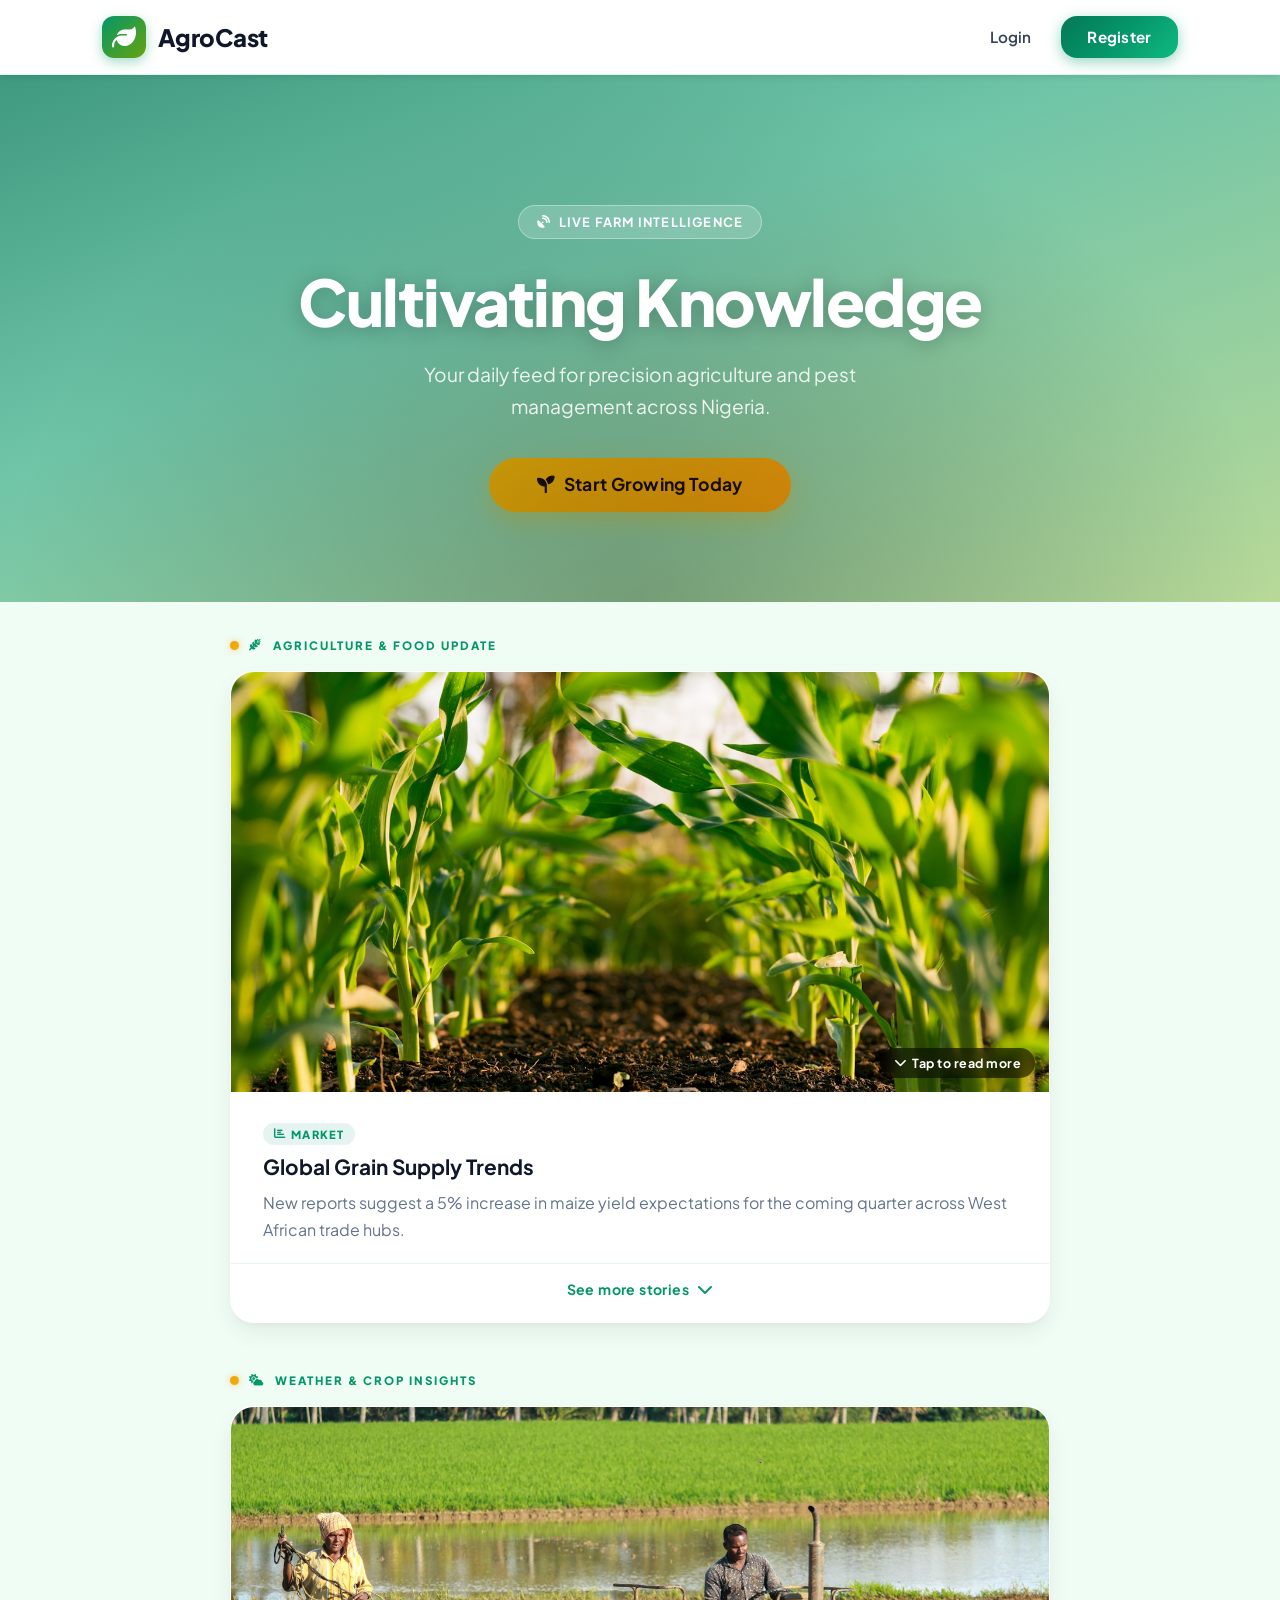
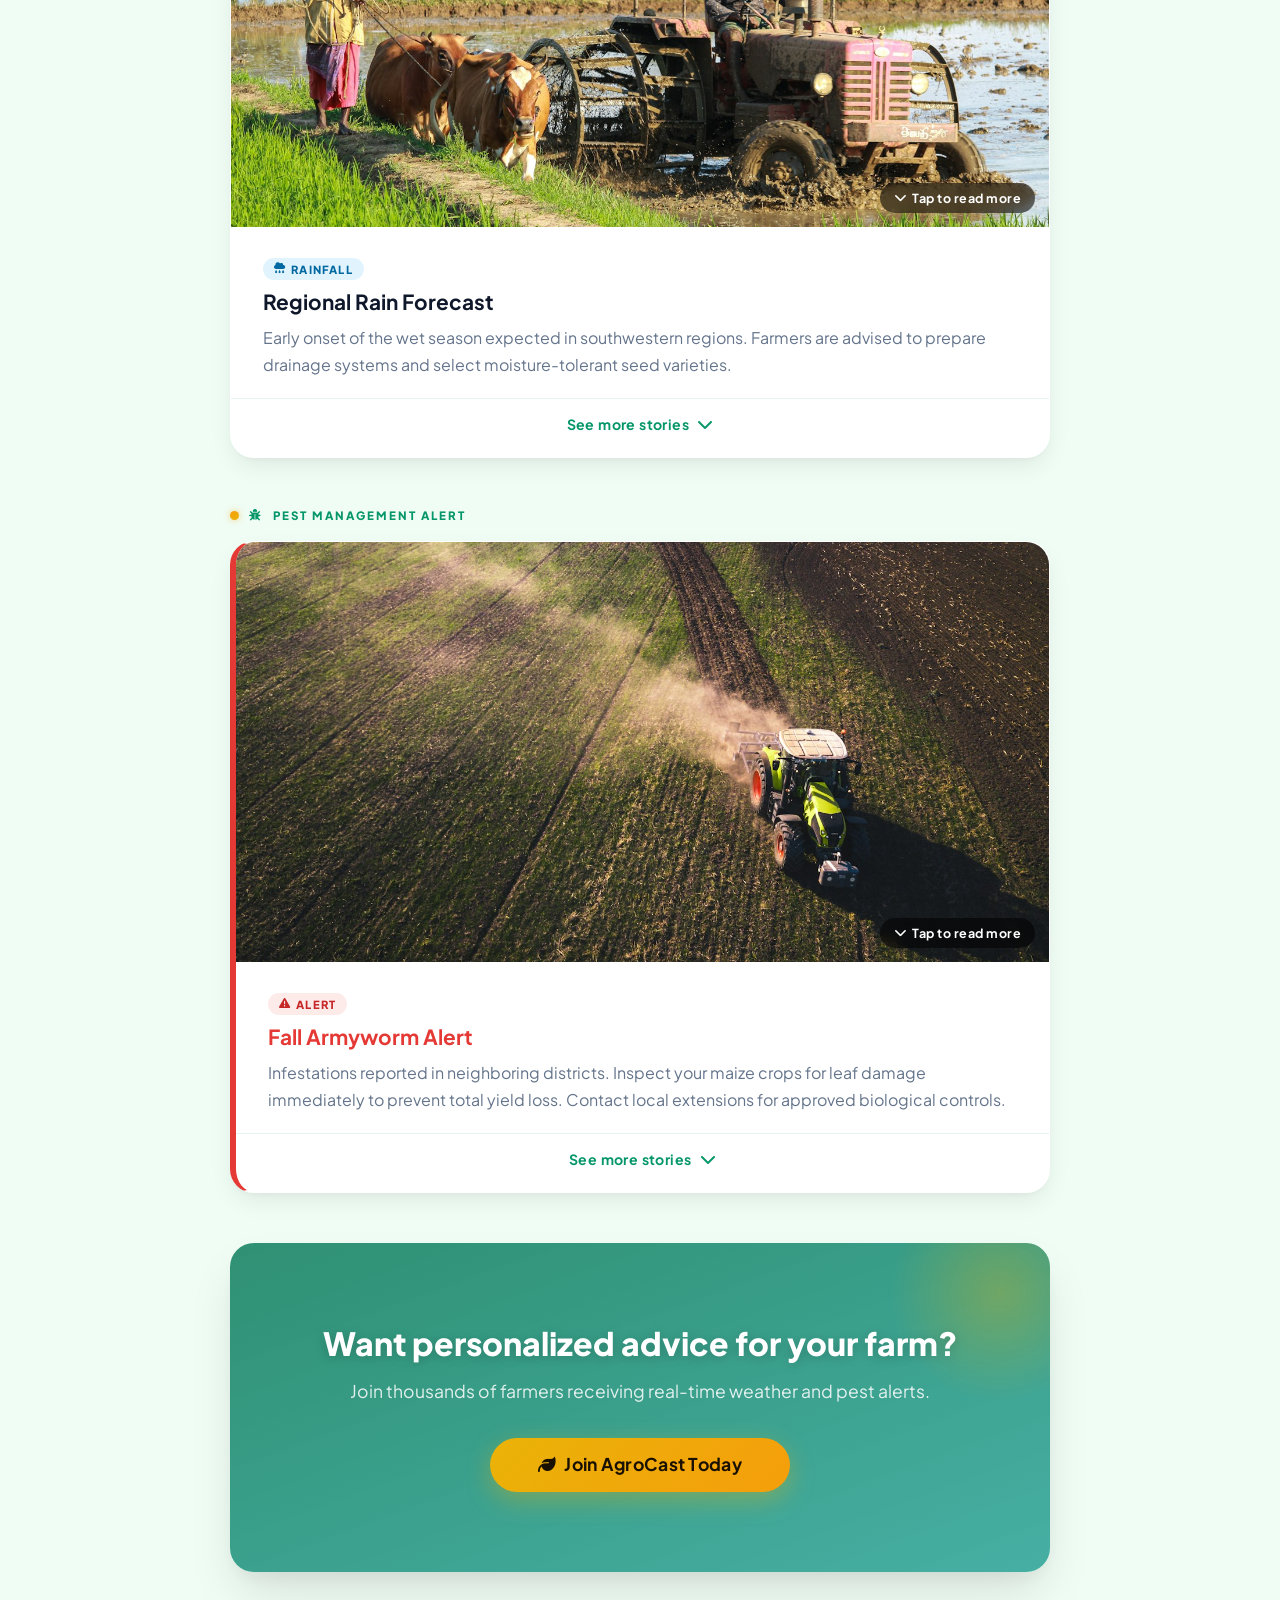
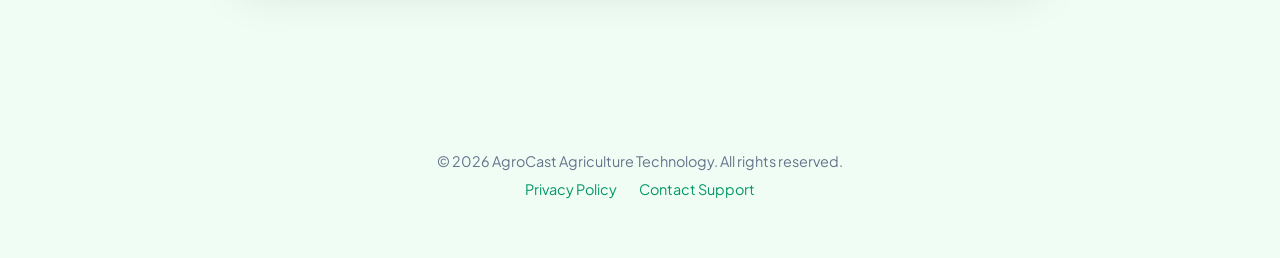
<file: agrocast/index.html>
<!DOCTYPE html>
<html lang="en">

<head>
    <meta charset="UTF-8">
    <meta name="viewport" content="width=device-width, initial-scale=1.0">
    <title>AgroCast | Home</title>
    <link rel="stylesheet" href="https://cdnjs.cloudflare.com/ajax/libs/font-awesome/6.4.0/css/all.min.css">
    <link rel="stylesheet" href="./style.css">
    <style>
        /* ── Expandable Card Styles ── */
        .card-header {
            cursor: pointer;
            position: relative;
            overflow: hidden;
        }

        .card-header .feed-img {
            transition: transform 0.5s ease;
        }

        .card-header:hover .feed-img {
            transform: scale(1.04);
        }

        /* Click-to-expand hint overlay on image */
        .expand-hint {
            position: absolute;
            bottom: 14px;
            right: 14px;
            background: rgba(0, 0, 0, 0.55);
            backdrop-filter: blur(6px);
            color: #fff;
            font-size: 0.78rem;
            font-weight: 700;
            padding: 7px 14px;
            border-radius: 50px;
            display: flex;
            align-items: center;
            gap: 6px;
            letter-spacing: 0.5px;
            pointer-events: none;
            transition: opacity 0.3s;
        }

        .news-section.expanded .expand-hint {
            opacity: 0;
        }

        /* Preview content — always visible */
        .card-preview {
            padding: 28px 32px 0;
        }

        /* Expandable extra content */
        .card-extra {
            max-height: 0;
            overflow: hidden;
            transition: max-height 0.55s cubic-bezier(0.4, 0, 0.2, 1),
                        opacity 0.45s ease,
                        padding 0.3s ease;
            opacity: 0;
            padding: 0 32px;
        }

        .news-section.expanded .card-extra {
            max-height: 900px;
            opacity: 1;
            padding: 0 32px;
        }

        /* Toggle Footer */
        .card-toggle {
            display: flex;
            align-items: center;
            justify-content: center;
            gap: 8px;
            padding: 16px 32px 24px;
            cursor: pointer;
            color: var(--primary);
            font-size: 0.88rem;
            font-weight: 700;
            letter-spacing: 0.4px;
            border-top: 1px solid rgba(5, 150, 105, 0.1);
            margin-top: 20px;
            transition: background 0.2s;
            user-select: none;
        }

        .card-toggle:hover {
            background: rgba(5, 150, 105, 0.04);
        }

        .card-toggle i {
            transition: transform 0.4s cubic-bezier(0.34, 1.56, 0.64, 1);
            font-size: 1rem;
        }

        .news-section.expanded .card-toggle i {
            transform: rotate(180deg);
        }

        /* Divider between news items inside the card */
        .news-item + .news-item {
            border-top: 1px solid rgba(0, 0, 0, 0.06);
            padding-top: 20px;
        }

        /* Tag badge on each story */
        .news-tag {
            display: inline-flex;
            align-items: center;
            gap: 5px;
            font-size: 0.7rem;
            font-weight: 800;
            letter-spacing: 1.2px;
            text-transform: uppercase;
            padding: 4px 11px;
            border-radius: 50px;
            margin-bottom: 8px;
        }

        .tag-green  { background: rgba(5,150,105,0.10); color: var(--primary); }
        .tag-amber  { background: rgba(245,158,11,0.12); color: #b45309; }
        .tag-red    { background: rgba(229,57,53,0.10); color: #c62828; }
        .tag-blue   { background: rgba(14,165,233,0.12); color: #0369a1; }
    </style>
</head>

<body>
    <nav class="navbar">
        <div class="nav-brand"><i class="fas fa-leaf"></i> AgroCast</div>
        <div class="nav-auth">
            <a href="./login.html" class="nav-link">Login</a>
            <a href="./register.html" class="btn-sm">Register</a>
        </div>
    </nav>

    <header class="home-hero">
        <div class="hero-badge"><i class="fas fa-satellite-dish"></i> Live Farm Intelligence</div>
        <h1>Cultivating Knowledge</h1>
        <p>Your daily feed for precision agriculture and pest management across Nigeria.</p>
        <a href="./register.html" class="btn-lg"><i class="fas fa-seedling"></i> Start Growing Today</a>
    </header>

    <main class="dashboard-container">

        <!-- ══════════════════════════════════
             SECTION 1 — Agriculture & Food
             ══════════════════════════════════ -->
        <section class="news-section" id="section-agri">
            <div class="card-label"><i class="fas fa-wheat-awn"></i> Agriculture &amp; Food Update</div>
            <div class="card" style="padding:0;">

                <!-- Clickable image header -->
                <div class="card-header" onclick="toggleSection('section-agri')">
                    <img src="./images/agri-market.jpg" alt="Agricultural market in Nigeria" class="feed-img">
                    <div class="expand-hint"><i class="fas fa-chevron-down"></i> Tap to read more</div>
                </div>

                <!-- Always visible preview -->
                <div class="card-preview">
                    <div class="news-item">
                        <span class="news-tag tag-green"><i class="fas fa-chart-bar"></i> Market</span>
                        <h4>Global Grain Supply Trends</h4>
                        <p>New reports suggest a 5% increase in maize yield expectations for the coming quarter across West African trade hubs.</p>
                    </div>
                </div>

                <!-- Hidden extra stories -->
                <div class="card-extra">
                    <div class="news-item" style="margin-top:20px; padding-top:20px; border-top:1px solid rgba(0,0,0,0.06);">
                        <span class="news-tag tag-amber"><i class="fas fa-seedling"></i> Fertilizer</span>
                        <h4>Organic Fertilizers on the Rise</h4>
                        <p>Local farmers in Ogun State are switching to poultry-based compost for sustainable cassava farming, reducing chemical input costs by up to 30%.</p>
                    </div>
                    <div class="news-item">
                        <span class="news-tag tag-green"><i class="fas fa-truck"></i> Trade</span>
                        <h4>Export Corridor Opens for Cocoa</h4>
                        <p>A new trade agreement signed between Nigeria and the EU will accelerate cocoa exports from Cross River and Ondo States, promising better farmgate prices for smallholders.</p>
                    </div>
                    <div class="news-item">
                        <span class="news-tag tag-blue"><i class="fas fa-tractor"></i> Tech</span>
                        <h4>Government Subsidy for Mechanised Farming</h4>
                        <p>The Federal Ministry of Agriculture launches a ₦12 billion scheme to subsidise tractor hire services for small-scale farmers across the North-West geopolitical zone.</p>
                    </div>
                </div>

                <!-- Toggle footer -->
                <div class="card-toggle" onclick="toggleSection('section-agri')">
                    <span class="toggle-label">See more stories</span>
                    <i class="fas fa-chevron-down"></i>
                </div>
            </div>
        </section>

        <!-- ══════════════════════════════════
             SECTION 2 — Weather & Crops
             ══════════════════════════════════ -->
        <section class="news-section" id="section-weather">
            <div class="card-label"><i class="fas fa-cloud-sun"></i> Weather &amp; Crop Insights</div>
            <div class="card" style="padding:0;">

                <div class="card-header" onclick="toggleSection('section-weather')">
                    <img src="./images/crops-field.jpg" alt="Healthy green crops in field" class="feed-img">
                    <div class="expand-hint"><i class="fas fa-chevron-down"></i> Tap to read more</div>
                </div>

                <div class="card-preview">
                    <div class="news-item">
                        <span class="news-tag tag-blue"><i class="fas fa-cloud-rain"></i> Rainfall</span>
                        <h4>Regional Rain Forecast</h4>
                        <p>Early onset of the wet season expected in southwestern regions. Farmers are advised to prepare drainage systems and select moisture-tolerant seed varieties.</p>
                    </div>
                </div>

                <div class="card-extra">
                    <div class="news-item" style="margin-top:20px; padding-top:20px; border-top:1px solid rgba(0,0,0,0.06);">
                        <span class="news-tag tag-amber"><i class="fas fa-temperature-high"></i> Heat</span>
                        <h4>Heatwave Warning in the North</h4>
                        <p>Temperatures in Sokoto and Katsina are forecast to exceed 42°C this week. Drip irrigation and mulching are recommended to protect tomato and pepper crops from heat stress.</p>
                    </div>
                    <div class="news-item">
                        <span class="news-tag tag-green"><i class="fas fa-leaf"></i> Crops</span>
                        <h4>Best Crops for This Season</h4>
                        <p>Agronomists recommend planting cowpea and sorghum varieties in the Middle Belt region for maximum yield during the expected bi-modal rainfall pattern this year.</p>
                    </div>
                    <div class="news-item">
                        <span class="news-tag tag-blue"><i class="fas fa-wind"></i> Harmattan</span>
                        <h4>Late Harmattan Impact on Irrigation</h4>
                        <p>Prolonged dry winds have reduced soil moisture levels in Benue Valley farmlands. Irrigation schedules should be increased by 20% to compensate for evapotranspiration losses.</p>
                    </div>
                </div>

                <div class="card-toggle" onclick="toggleSection('section-weather')">
                    <span class="toggle-label">See more stories</span>
                    <i class="fas fa-chevron-down"></i>
                </div>
            </div>
        </section>

        <!-- ══════════════════════════════════
             SECTION 3 — Pest Management
             ══════════════════════════════════ -->
        <section class="news-section" id="section-pest">
            <div class="card-label"><i class="fas fa-bug"></i> Pest Management Alert</div>
            <div class="card" style="border-left: 6px solid #e53935; padding:0;">

                <div class="card-header" onclick="toggleSection('section-pest')">
                    <img src="./images/pest-farmer.jpg" alt="Farmer inspecting crops for pests" class="feed-img">
                    <div class="expand-hint"><i class="fas fa-chevron-down"></i> Tap to read more</div>
                </div>

                <div class="card-preview">
                    <div class="news-item">
                        <span class="news-tag tag-red"><i class="fas fa-exclamation-triangle"></i> Alert</span>
                        <h4 style="color:#e53935;">Fall Armyworm Alert</h4>
                        <p>Infestations reported in neighboring districts. Inspect your maize crops for leaf damage immediately to prevent total yield loss. Contact local extensions for approved biological controls.</p>
                    </div>
                </div>

                <div class="card-extra">
                    <div class="news-item" style="margin-top:20px; padding-top:20px; border-top:1px solid rgba(0,0,0,0.06);">
                        <span class="news-tag tag-red"><i class="fas fa-spider"></i> Infestation</span>
                        <h4>Cassava Mealybug Resurgence</h4>
                        <p>Field officers in Anambra and Enugu States confirm a resurgence of cassava mealybug. Farmers are advised to source uninfected stem cuttings and apply recommended neem-based insecticides.</p>
                    </div>
                    <div class="news-item">
                        <span class="news-tag tag-amber"><i class="fas fa-shield-alt"></i> Control</span>
                        <h4>Biological Agents Now Available</h4>
                        <p>IITA has released consignments of parasitic wasps (<em>Anagyrus lopezi</em>) to extension offices in 14 states — a proven, chemical-free method to control mealybug populations.</p>
                    </div>
                    <div class="news-item">
                        <span class="news-tag tag-green"><i class="fas fa-flask"></i> Research</span>
                        <h4>New Resistant Maize Varieties Approved</h4>
                        <p>NASC approves three new open-pollinated maize varieties with improved tolerance to stem borer and streak virus, available for distribution to farmers before the main planting season.</p>
                    </div>
                </div>

                <div class="card-toggle" onclick="toggleSection('section-pest')">
                    <span class="toggle-label">See more stories</span>
                    <i class="fas fa-chevron-down"></i>
                </div>
            </div>
        </section>

        <div class="cta-section">
            <h3>Want personalized advice for your farm?</h3>
            <p>Join thousands of farmers receiving real-time weather and pest alerts.</p>
            <a href="./register.html" class="btn-lg"><i class="fas fa-leaf"></i> Join AgroCast Today</a>
        </div>
    </main>

    <footer style="text-align: center; padding: 60px 20px; color: var(--text-light); font-size: 0.9rem;">
        <p>&copy; 2026 AgroCast Agriculture Technology. All rights reserved.</p>
        <div style="margin-top: 10px;">
            <a href="#" style="color: var(--primary); margin: 0 10px;">Privacy Policy</a>
            <a href="#" style="color: var(--primary); margin: 0 10px;">Contact Support</a>
        </div>
    </footer>

    <script>
        function toggleSection(id) {
            const section = document.getElementById(id);
            const isExpanded = section.classList.contains('expanded');
            const toggle = section.querySelector('.card-toggle .toggle-label');

            section.classList.toggle('expanded', !isExpanded);
            toggle.textContent = isExpanded ? 'See more stories' : 'See less';
        }
    </script>
</body>

</html>
</file>
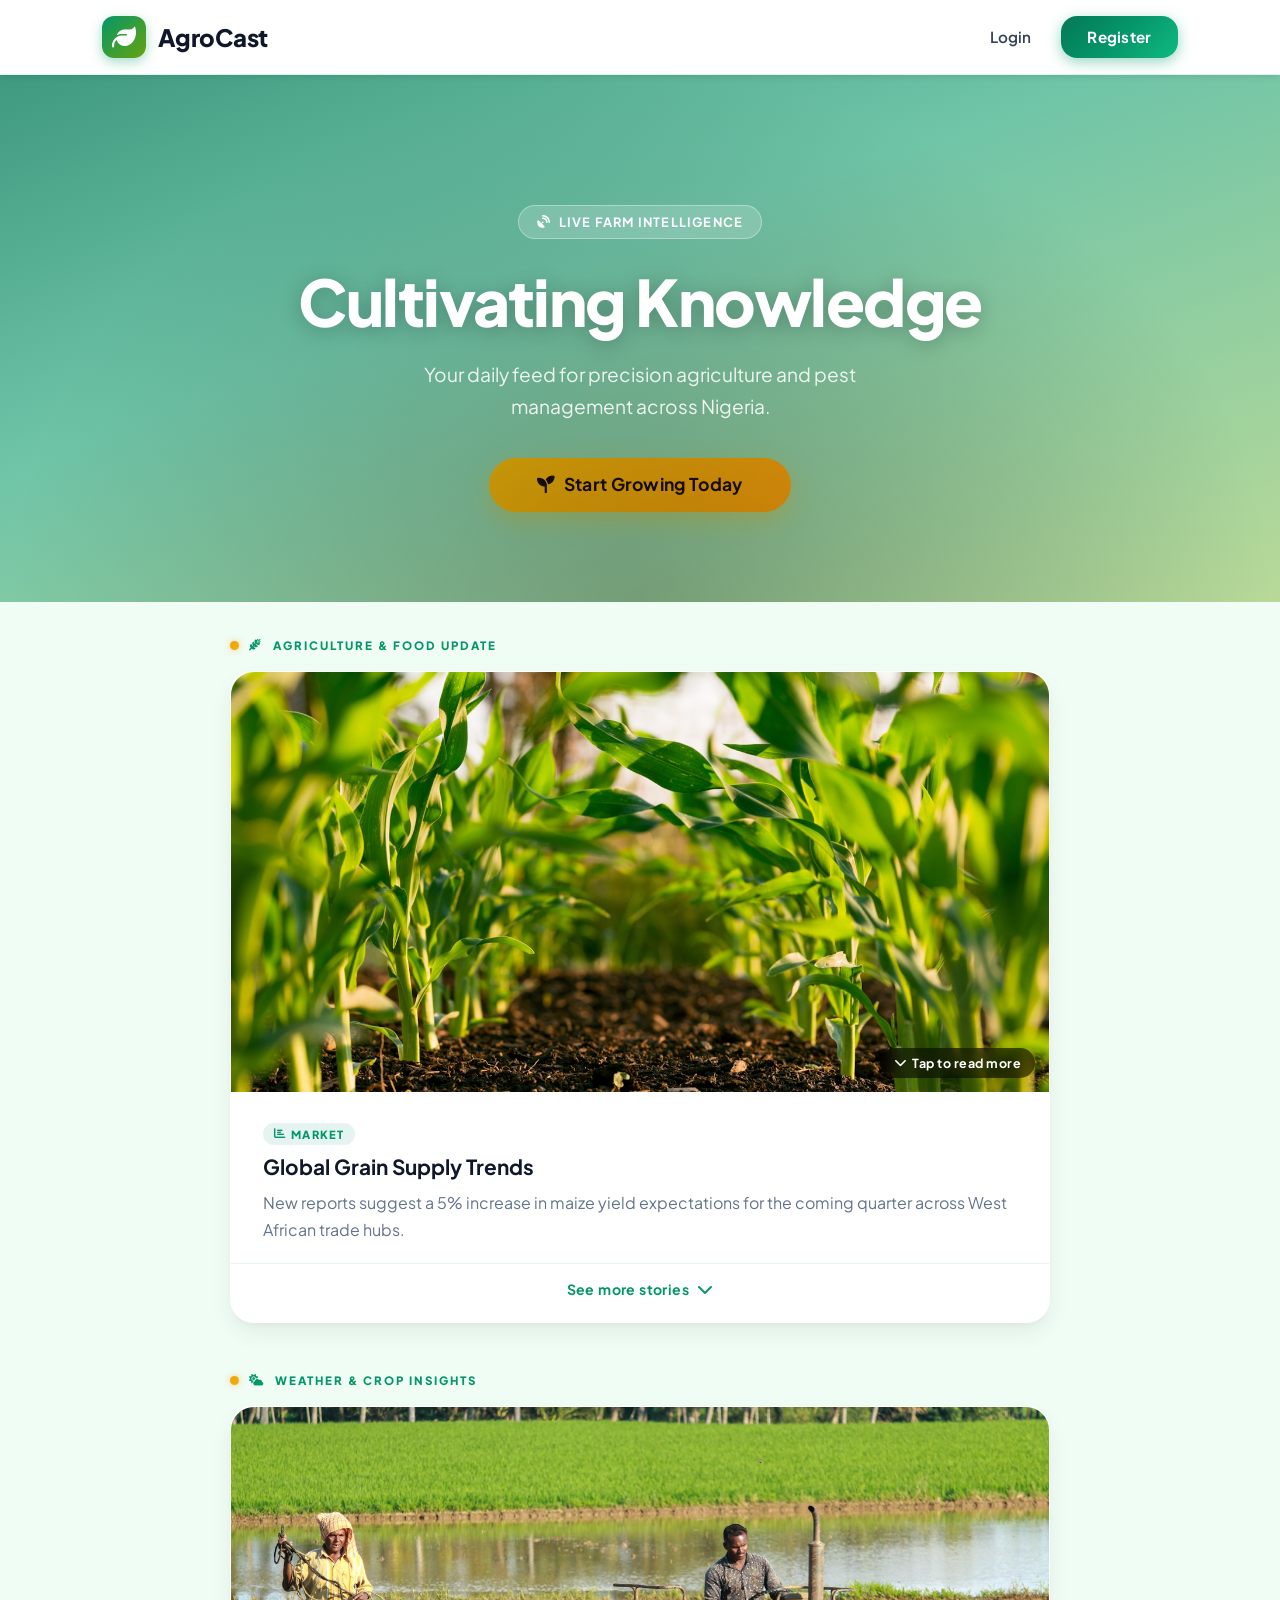
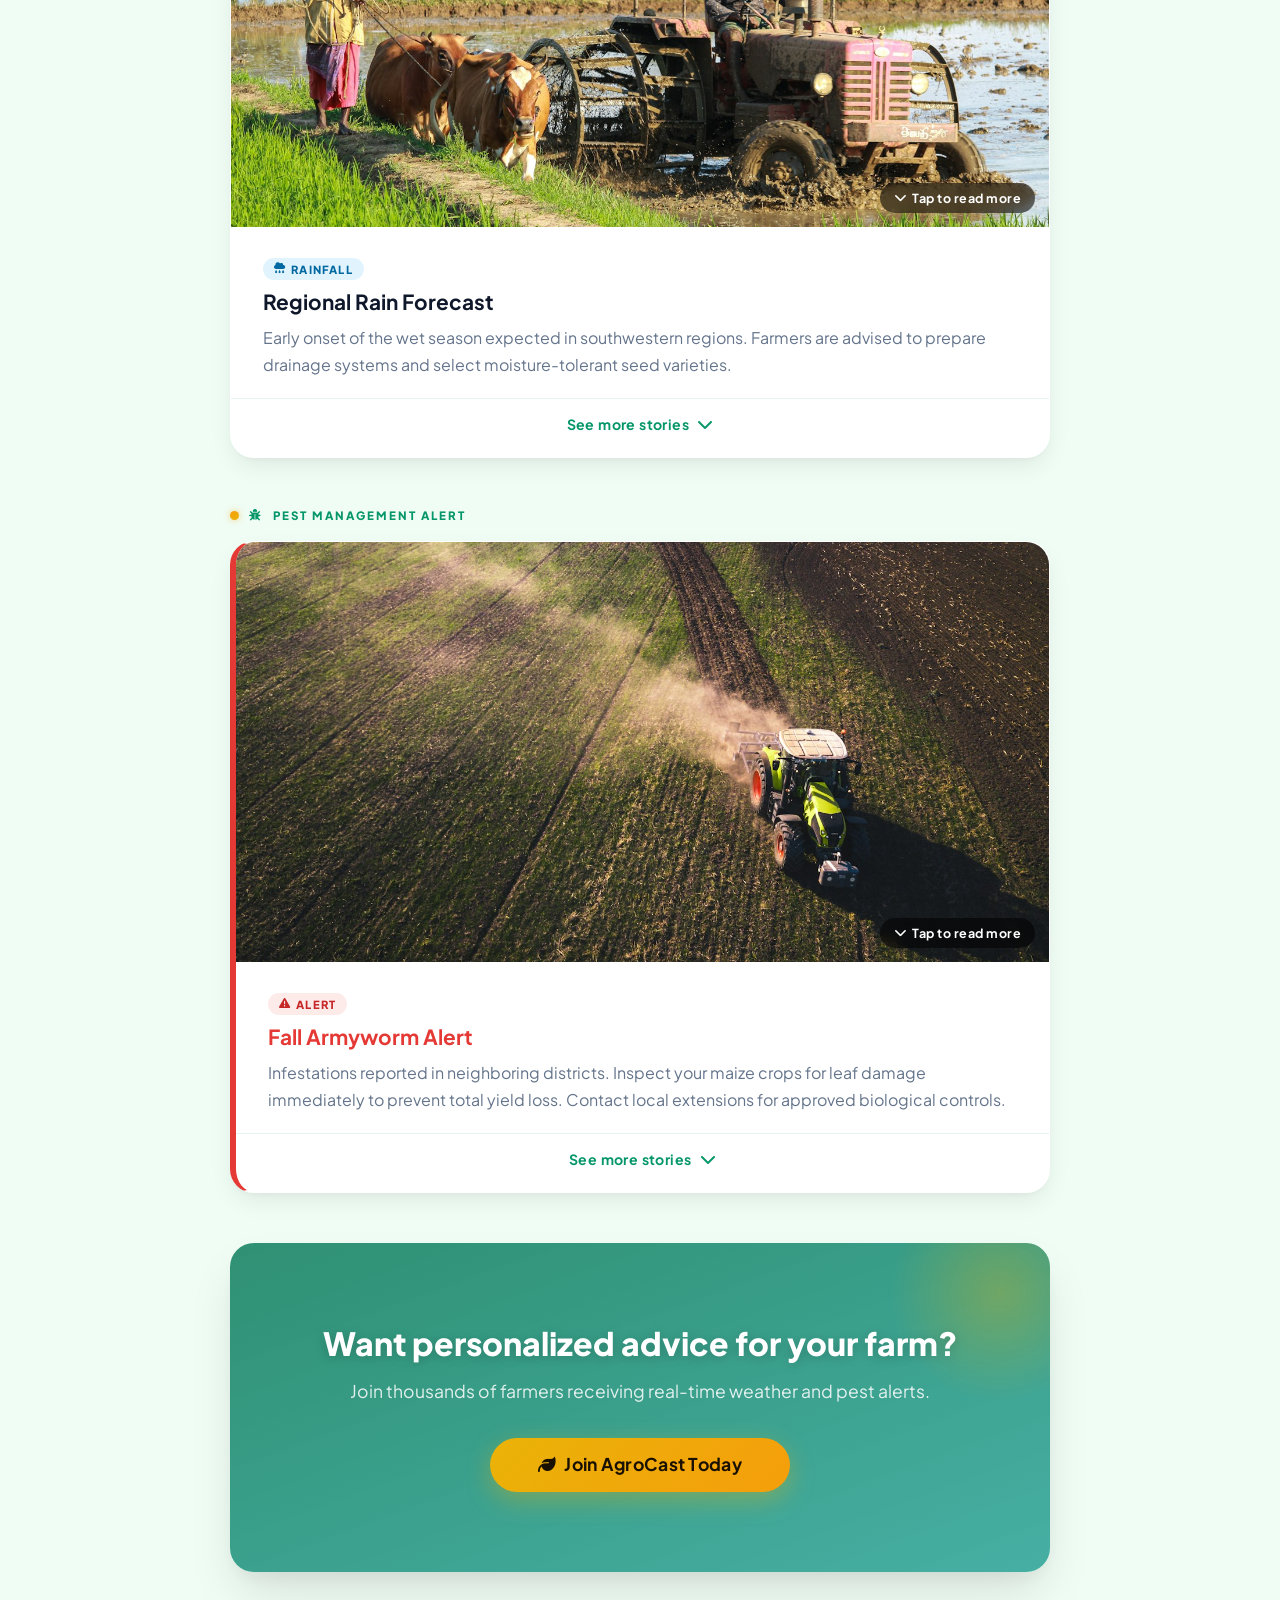
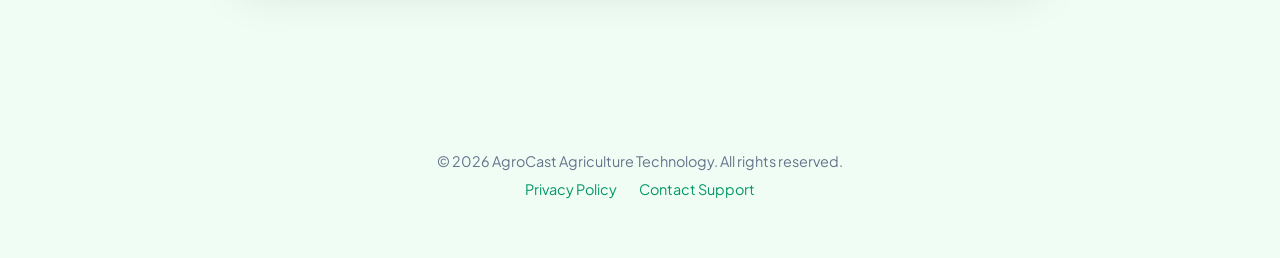
<file: agrocast/dashboard.html>
<!DOCTYPE html>
<html lang="en">

<head>
    <meta charset="UTF-8">
    <meta name="viewport" content="width=device-width, initial-scale=1.0">
    <meta name="theme-color" content="#059669">
    <title>AgroCast | Dashboard</title>
    <link rel="stylesheet" href="https://cdnjs.cloudflare.com/ajax/libs/font-awesome/6.4.0/css/all.min.css">
    <link rel="stylesheet" href="./style.css">
</head>

<body class="app-page">
    <nav class="navbar">
        <div class="nav-brand"><i class="fas fa-leaf"></i> AgroCast</div>
        <div id="userGreeting" style="font-weight:700; color:var(--text-bold);"></div>
    </nav>

    <main class="dashboard-container">
        <div class="card weather-card"
            style="position: relative; overflow: hidden; border: none; padding: 32px; background: linear-gradient(145deg, rgba(255,255,255,0.9), rgba(240,253,244,0.9));">
            <div
                style="position: absolute; top: -50px; right: -50px; width: 150px; height: 150px; background: radial-gradient(circle, rgba(16,185,129,0.15) 0%, transparent 70%); border-radius: 50%;">
            </div>
            <div class="card-label" style="display: flex; align-items: center; gap: 8px;">
                <span style="font-size: 1.2rem;">📍</span> Farm Location Weather
            </div>
            <div class="weather-main" style="align-items: flex-end;">
                <div class="temp-big" id="tempText"
                    style="font-size: 5rem; text-shadow: 2px 4px 10px rgba(0,0,0,0.05);">--°C</div>
                <img id="weather-icon" src="" alt="icon" style="width: 120px; margin-bottom: -15px;">
            </div>
            <h3 id="locationName"
                style="margin: 10px 0 0; color: var(--text-bold); font-size: 1.6rem; letter-spacing: -0.5px;">Loading
                Location...</h3>
            <div class="advisory-box"
                style="background: rgba(255, 251, 235, 0.8); border: 1px solid rgba(245, 158, 11, 0.3); backdrop-filter: blur(8px);">
                <i class="fas fa-lightbulb"
                    style="color: var(--accent); font-size: 1.6rem; margin-top: 2px; filter: drop-shadow(0 2px 4px rgba(245,158,11,0.2));"></i>
                <p id="advisory-text" style="color: #b45309;">Analyzing optimal conditions for your crops...</p>
            </div>
            
            <button onclick="window.location.href='farm.html'" style="margin-top: 20px; border-radius: 50px; font-weight: 600; background: var(--bg-light); color: var(--primary); border: 2px solid var(--primary); cursor: pointer; transition: all 0.2s;">
                <i class="fas fa-tractor" style="margin-right: 8px;"></i> View & Register Farms
            </button>
        </div>

        <div class="card" style="margin-top: 24px; background: rgba(255,255,255,0.7);">
            <div class="card-label" style="margin-bottom: 20px;">
                <span style="font-size: 1.2rem;">📰</span> Agricultural News Feed
            </div>
            <div class="news-item"
                style="background: white; padding: 20px; border-radius: 16px; margin-bottom: 12px; border: 1px solid rgba(16,185,129,0.1); box-shadow: 0 4px 12px rgba(0,0,0,0.02);">
                <div style="display: flex; gap: 10px; margin-bottom: 8px;">
                    <span
                        style="background: rgba(16,185,129,0.1); color: var(--primary); padding: 4px 10px; border-radius: 20px; font-size: 0.75rem; font-weight: 700;">TECH</span>
                    <span style="color: var(--text-light); font-size: 0.8rem; padding-top: 4px;">2h ago</span>
                </div>
                <h4 style="font-size: 1.15rem; margin-bottom: 6px;">Smart Irrigation Systems in 2026</h4>
                <p style="color: var(--text-main);">Learn how automated systems are saving up to 40% more water during
                    the crucial dry seasons.</p>
            </div>
            <div class="news-item"
                style="background: white; padding: 20px; border-radius: 16px; margin-bottom: 12px; border: 1px solid rgba(16,185,129,0.1); box-shadow: 0 4px 12px rgba(0,0,0,0.02);">
                <div style="display: flex; gap: 10px; margin-bottom: 8px;">
                    <span
                        style="background: rgba(245,158,11,0.1); color: #d97706; padding: 4px 10px; border-radius: 20px; font-size: 0.75rem; font-weight: 700;">MARKET</span>
                    <span style="color: var(--text-light); font-size: 0.8rem; padding-top: 4px;">5h ago</span>
                </div>
                <h4 style="font-size: 1.15rem; margin-bottom: 6px;">Market Outlook: Grain Prices</h4>
                <p style="color: var(--text-main);">Maize and local grain prices have seen a steady 10% increase this
                    week across regional markets.</p>
            </div>
            <div class="news-item"
                style="background: white; padding: 20px; border-radius: 16px; border: 1px solid rgba(16,185,129,0.1); box-shadow: 0 4px 12px rgba(0,0,0,0.02);">
                <div style="display: flex; gap: 10px; margin-bottom: 8px;">
                    <span
                        style="background: rgba(16,185,129,0.1); color: var(--primary); padding: 4px 10px; border-radius: 20px; font-size: 0.75rem; font-weight: 700;">FARMING</span>
                    <span style="color: var(--text-light); font-size: 0.8rem; padding-top: 4px;">1d ago</span>
                </div>
                <h4 style="font-size: 1.15rem; margin-bottom: 6px;">Organic Fertilizers Rising</h4>
                <p style="color: var(--text-main);">New study shows crop yields remaining stable with premium organic
                    alternatives.</p>
            </div>
        </div>

        <!-- Create Farm Modal (Hidden by default) -->
        <div id="createFarmModal"
            style="display: none; position: fixed; top: 0; left: 0; width: 100%; height: 100%; background: rgba(0,0,0,0.5); z-index: 1000; align-items: center; justify-content: center;">
            <div class="card" style="width: 90%; max-width: 400px; padding: 24px; background: white;">
                <h3 style="margin-bottom: 8px;">Register Your Farm</h3>
                <p style="color: var(--text-light); margin-bottom: 20px; font-size: 0.9rem;">To get accurate weather and
                    crop recommendations, please register your primary farm.</p>

                <div class="input-group">
                    <label>Farm Name</label>
                    <input type="text" id="farmName" placeholder="e.g. Sunny Acres Farm">
                </div>
                <div class="input-group">
                    <label>Location (City)</label>
                    <input type="text" id="farmLocation" placeholder="e.g. Lagos">
                </div>
                <div style="display: flex; gap: 10px;">
                    <div class="input-group" style="flex: 1;">
                        <label>State</label>
                        <input type="text" id="farmState" placeholder="e.g. Lagos">
                    </div>
                </div>
                <p style="font-size: 0.75rem; color: var(--text-light); margin-top: -10px; margin-bottom: 15px;"><i class="fas fa-info-circle"></i> Coordinates are automatically retrieved based on your City and State.</p>
                <div class="input-group">
                    <label>Primary Crop</label>
                    <select id="farmCrop"
                        style="width: 100%; padding: 12px; border: 1px solid var(--border-color); border-radius: 12px; background: var(--bg-light); font-family: inherit; font-size: 1rem;">
                        <option value="">Loading crops...</option>
                    </select>
                </div>
                <div class="input-group">
                    <label>Farm Size (Hectares)</label>
                    <input type="number" id="farmSize" placeholder="e.g. 2.5" step="0.1" min="0.1">
                </div>

                <button id="submitFarmBtn" style="margin-top: 10px;">Save Farm Details</button>
            </div>
        </div>
    </main>

    <div class="bottom-nav">
        <a href="dashboard.html" class="nav-item active">
            <i class="fas fa-house-chimney"></i><span>Overview</span>
        </a>
        <a href="farm.html" class="nav-item">
            <i class="fas fa-tractor"></i><span>Farms</span>
        </a>
        <a href="logs.html" class="nav-item">
            <i class="fas fa-clipboard-list"></i><span>Logs</span>
        </a>
        <a href="profile.html" class="nav-item">
            <i class="fas fa-user-circle"></i><span>Profile</span>
        </a>
    </div>

    <script src="./config.js"></script>
    <script src="./app.js"></script>
</body>

</html>
</file>
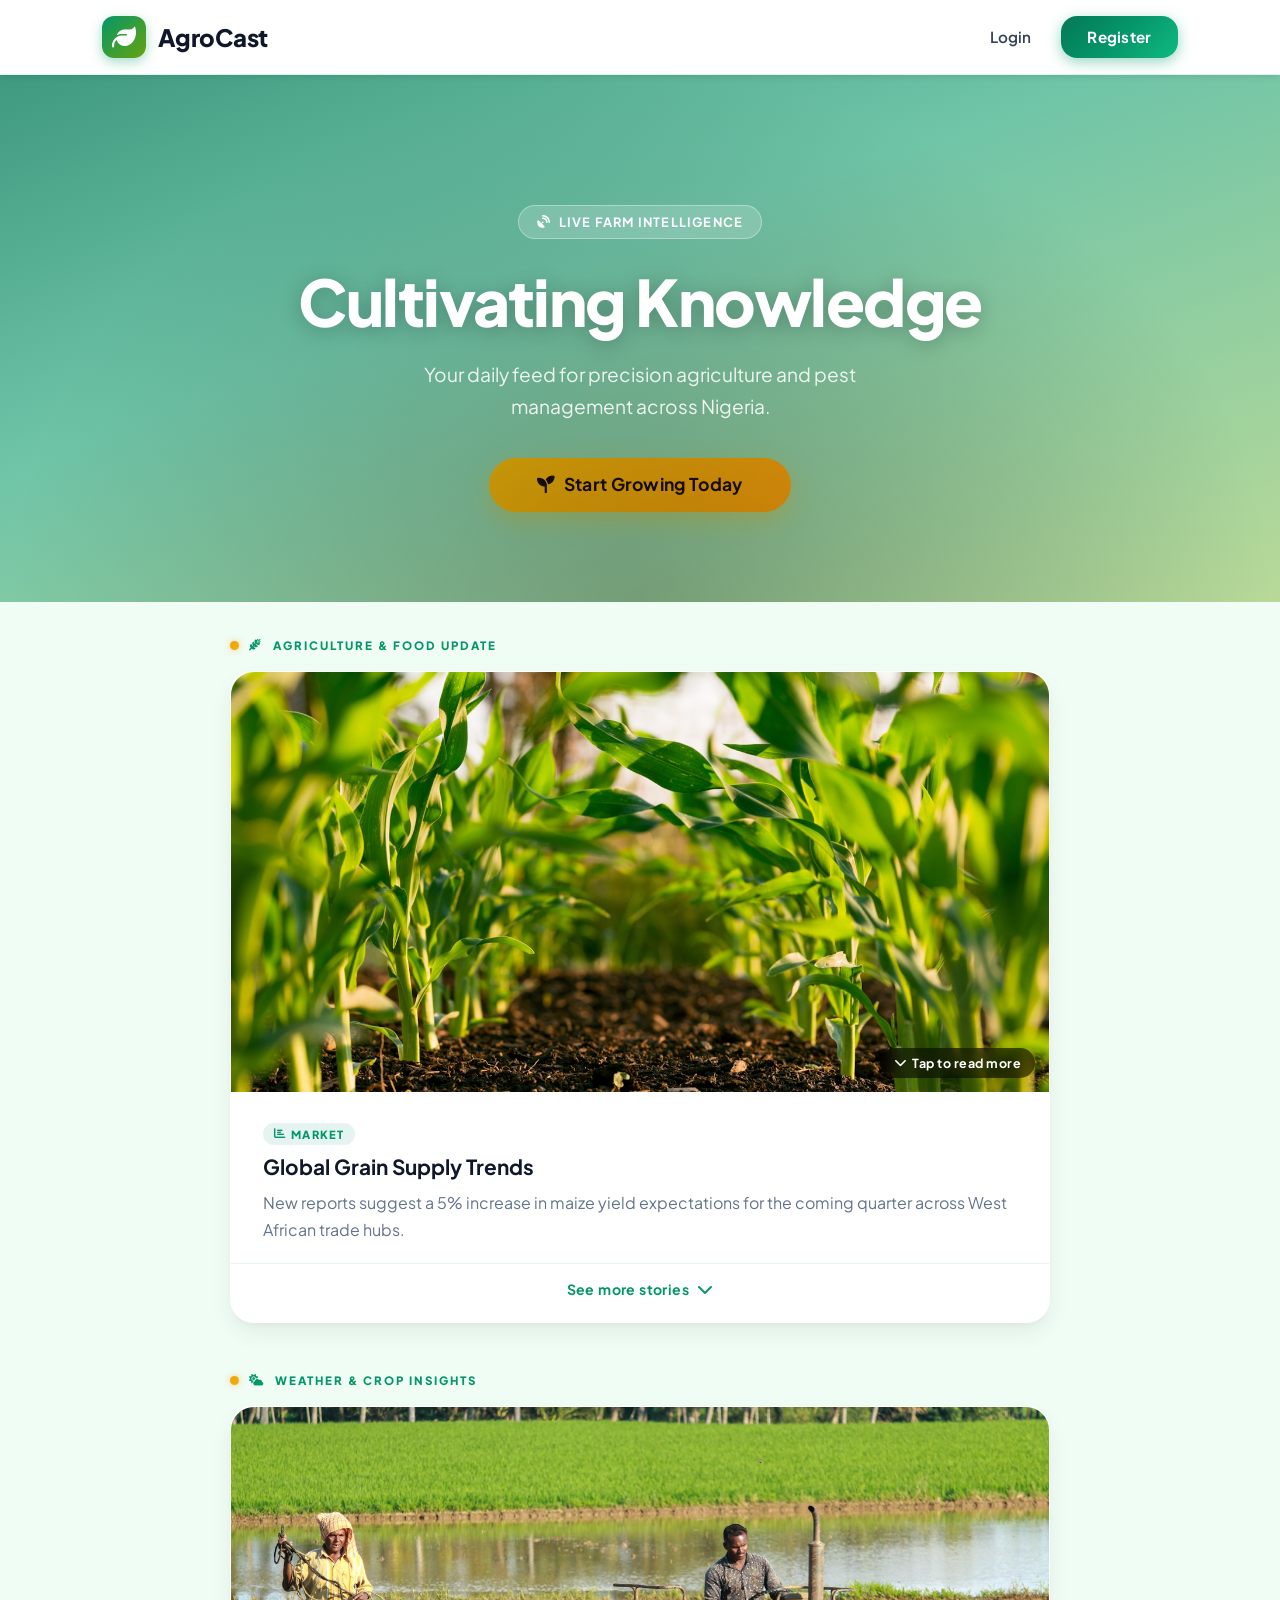
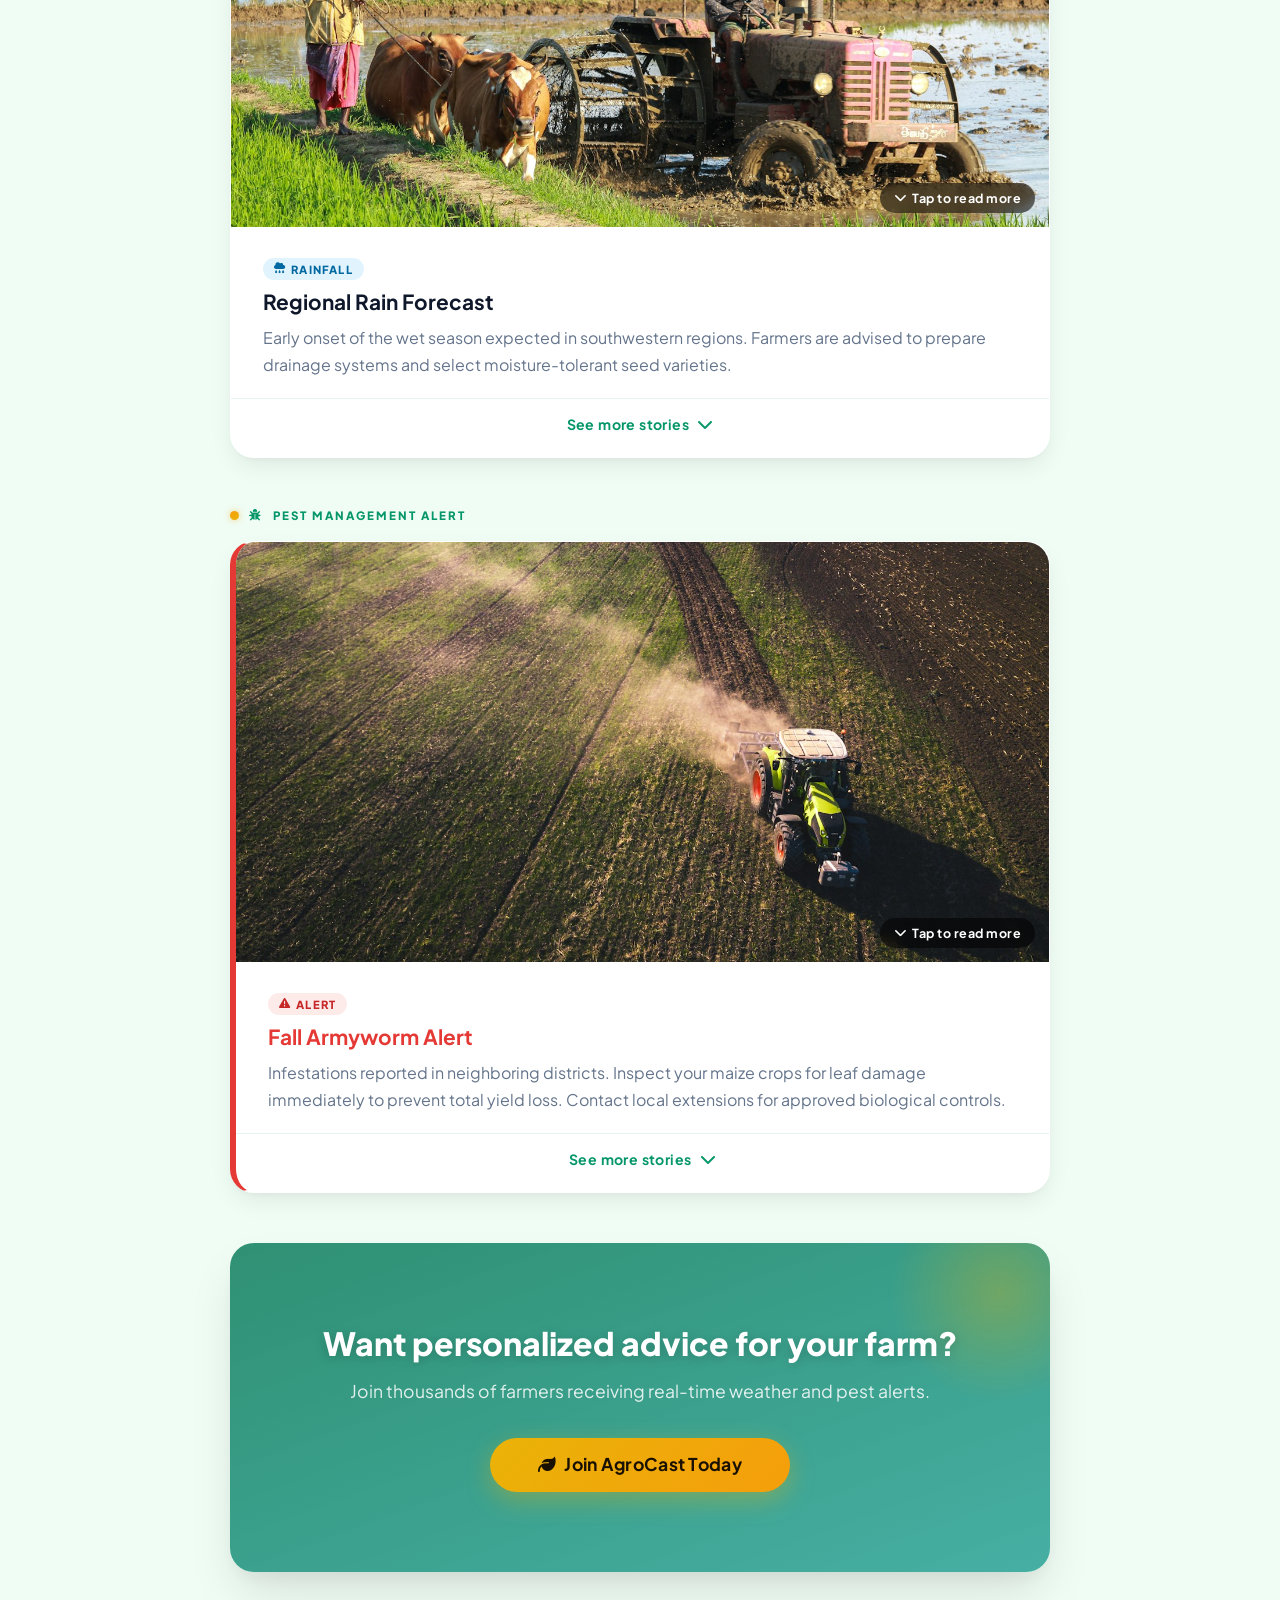
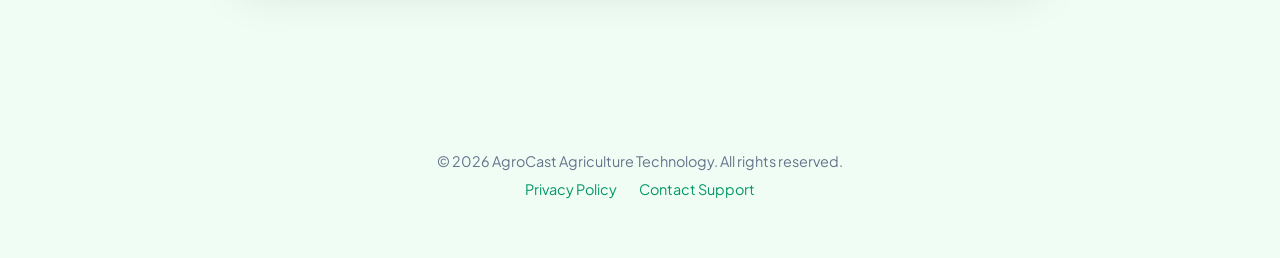
<file: agrocast/farm.html>
<!DOCTYPE html>
<html lang="en">

<head>
    <meta charset="UTF-8">
    <meta name="viewport" content="width=device-width, initial-scale=1.0">
    <meta name="theme-color" content="#059669">
    <title>AgroCast | My Farms</title>
    <link rel="stylesheet" href="https://cdnjs.cloudflare.com/ajax/libs/font-awesome/6.4.0/css/all.min.css">
    <link rel="stylesheet" href="./style.css">
    <style>
        .farm-card {
            background: white;
            border-radius: 20px;
            padding: 20px;
            margin-bottom: 16px;
            border: 1px solid rgba(16,185,129,0.12);
            box-shadow: 0 4px 16px rgba(0,0,0,0.04);
        }
        .farm-card-header {
            display: flex;
            justify-content: space-between;
            align-items: flex-start;
            margin-bottom: 12px;
        }
        .farm-name {
            font-size: 1.2rem;
            font-weight: 700;
            color: var(--text-bold);
        }
        .farm-crop-badge {
            background: rgba(16,185,129,0.1);
            color: var(--primary);
            padding: 4px 12px;
            border-radius: 20px;
            font-size: 0.78rem;
            font-weight: 700;
            text-transform: uppercase;
        }
        .farm-meta {
            display: flex;
            flex-wrap: wrap;
            gap: 10px;
            margin-bottom: 16px;
        }
        .farm-meta-item {
            display: flex;
            align-items: center;
            gap: 6px;
            color: var(--text-light);
            font-size: 0.88rem;
        }
        .farm-meta-item i { color: var(--primary); }
        .farm-actions {
            display: flex;
            gap: 8px;
            flex-wrap: wrap;
        }
        .btn-sm {
            padding: 8px 14px;
            border-radius: 12px;
            font-size: 0.82rem;
            font-weight: 600;
            border: none;
            cursor: pointer;
            display: flex;
            align-items: center;
            gap: 6px;
            transition: all 0.2s;
        }
        .btn-primary-sm { background: var(--primary); color: white; }
        .btn-outline-sm { background: transparent; color: var(--primary); border: 1.5px solid var(--primary); }
        .btn-danger-sm { background: transparent; color: #ef4444; border: 1.5px solid #ef4444; }
        .btn-sm:hover { transform: translateY(-1px); opacity: 0.9; }
        .rec-modal-overlay {
            display: none;
            position: fixed; top: 0; left: 0; width: 100%; height: 100%;
            background: rgba(0,0,0,0.55); z-index: 1000;
            align-items: center; justify-content: center;
        }
        .rec-modal-box {
            background: white; border-radius: 24px; padding: 28px;
            width: 92%; max-width: 440px; max-height: 80vh; overflow-y: auto;
        }
        .rec-item {
            background: rgba(16,185,129,0.05);
            border-left: 3px solid var(--primary);
            padding: 12px 14px;
            border-radius: 10px;
            margin-bottom: 10px;
        }
        .rec-item .rec-type { font-weight: 700; color: var(--primary); font-size: 0.82rem; text-transform: uppercase; }
        .rec-item .rec-msg { color: var(--text-main); font-size: 0.9rem; margin-top: 4px; }
        .priority-HIGH { border-left-color: #ef4444; }
        .priority-HIGH .rec-type { color: #ef4444; }
        .priority-MEDIUM { border-left-color: #f59e0b; }
        .priority-MEDIUM .rec-type { color: #d97706; }
        .edit-form { display: none; margin-top: 16px; padding-top: 16px; border-top: 1px solid rgba(0,0,0,0.08); }
        .edit-form.open { display: block; }
        .loading-state { text-align: center; padding: 40px 20px; color: var(--text-light); }
        .loading-state i { font-size: 2rem; margin-bottom: 12px; color: var(--primary); }
        body.app-page {
            background-image: url('https://images.unsplash.com/photo-1500382017468-9049fed747ef?q=80&w=2000&auto=format&fit=crop');
            background-size: cover;
            background-position: center;
            background-attachment: fixed;
        }
    </style>
</head>

<body class="app-page">
    <nav class="navbar">
        <div class="nav-brand"><i class="fas fa-leaf"></i> AgroCast</div>
        <div id="userGreeting" style="font-weight:700; color:var(--text-bold);"></div>
    </nav>

    <main class="dashboard-container">
        <div style="display: flex; justify-content: space-between; align-items: center; margin-bottom: 20px;">
            <h2 style="font-size: 1.5rem; font-weight: 800; color: var(--text-bold);">
                <i class="fas fa-tractor" style="color: var(--primary); margin-right: 8px;"></i>My Farms
            </h2>
            <button id="openAddFarmBtn" style="border-radius: 50px; font-size: 0.88rem; padding: 10px 18px; font-weight: 700;">
                <i class="fas fa-plus" style="margin-right: 6px;"></i> Add Farm
            </button>
        </div>

        <div id="farmsContainer">
            <div class="loading-state">
                <i class="fas fa-spinner fa-spin"></i>
                <p>Loading your farms...</p>
            </div>
        </div>
    </main>

    <!-- Recommendations Modal -->
    <div id="recModal" class="rec-modal-overlay">
        <div class="rec-modal-box">
            <div style="display: flex; justify-content: space-between; align-items: center; margin-bottom: 20px;">
                <h3 id="recModalTitle" style="font-size: 1.2rem; font-weight: 800;">Farm Recommendations</h3>
                <button id="closeRecModal" style="background: none; border: none; cursor: pointer; font-size: 1.4rem; color: var(--text-light);">✕</button>
            </div>
            <div id="recModalBody">
                <div class="loading-state"><i class="fas fa-spinner fa-spin"></i><p>Loading recommendations...</p></div>
            </div>
        </div>
    </div>

    <!-- Add Farm Modal (reused from dashboard) -->
    <div id="createFarmModal" style="display: none; position: fixed; top: 0; left: 0; width: 100%; height: 100%; background: rgba(0,0,0,0.5); z-index: 1000; align-items: center; justify-content: center;">
        <div class="card" style="width: 90%; max-width: 400px; padding: 24px; background: white;">
            <h3 style="margin-bottom: 8px;">Register Your Farm</h3>
            <p style="color: var(--text-light); margin-bottom: 20px; font-size: 0.9rem;">Enter your farm details to get accurate crop recommendations.</p>
            <div class="input-group">
                <label>Farm Name</label>
                <input type="text" id="farmName" placeholder="e.g. Sunny Acres Farm">
            </div>
            <div class="input-group">
                <label>Location (City)</label>
                <input type="text" id="farmLocation" placeholder="e.g. Lagos">
            </div>
            <div class="input-group">
                <label>State</label>
                <input type="text" id="farmState" placeholder="e.g. Lagos">
            </div>
            <p style="font-size: 0.75rem; color: var(--text-light); margin-top: -10px; margin-bottom: 15px;"><i class="fas fa-info-circle"></i> Coordinates are automatically retrieved based on your City and State.</p>
            <div class="input-group">
                <label>Primary Crop</label>
                <select id="farmCrop" style="width: 100%; padding: 12px; border: 1px solid var(--border-color); border-radius: 12px; background: var(--bg-light); font-family: inherit; font-size: 1rem;">
                    <option value="">Loading crops...</option>
                </select>
            </div>
            <div class="input-group">
                <label>Farm Size (Hectares)</label>
                <input type="number" id="farmSize" placeholder="e.g. 2.5" step="0.1" min="0.1" value="1.0">
            </div>
            <button id="submitFarmBtn" style="margin-top: 10px;">Save Farm Details</button>
            <button id="cancelFarmBtn" style="margin-top: 8px; background: transparent; color: var(--text-light); border: 1.5px solid var(--border-color);">Cancel</button>
        </div>
    </div>

    <div class="bottom-nav">
        <a href="dashboard.html" class="nav-item">
            <i class="fas fa-house-chimney"></i><span>Overview</span>
        </a>
        <a href="farm.html" class="nav-item active">
            <i class="fas fa-tractor"></i><span>Farms</span>
        </a>
        <a href="logs.html" class="nav-item">
            <i class="fas fa-clipboard-list"></i><span>Logs</span>
        </a>
        <a href="profile.html" class="nav-item">
            <i class="fas fa-user-circle"></i><span>Profile</span>
        </a>
    </div>

    <script src="./config.js"></script>
    <script src="./app.js"></script>
</body>

</html>
</file>
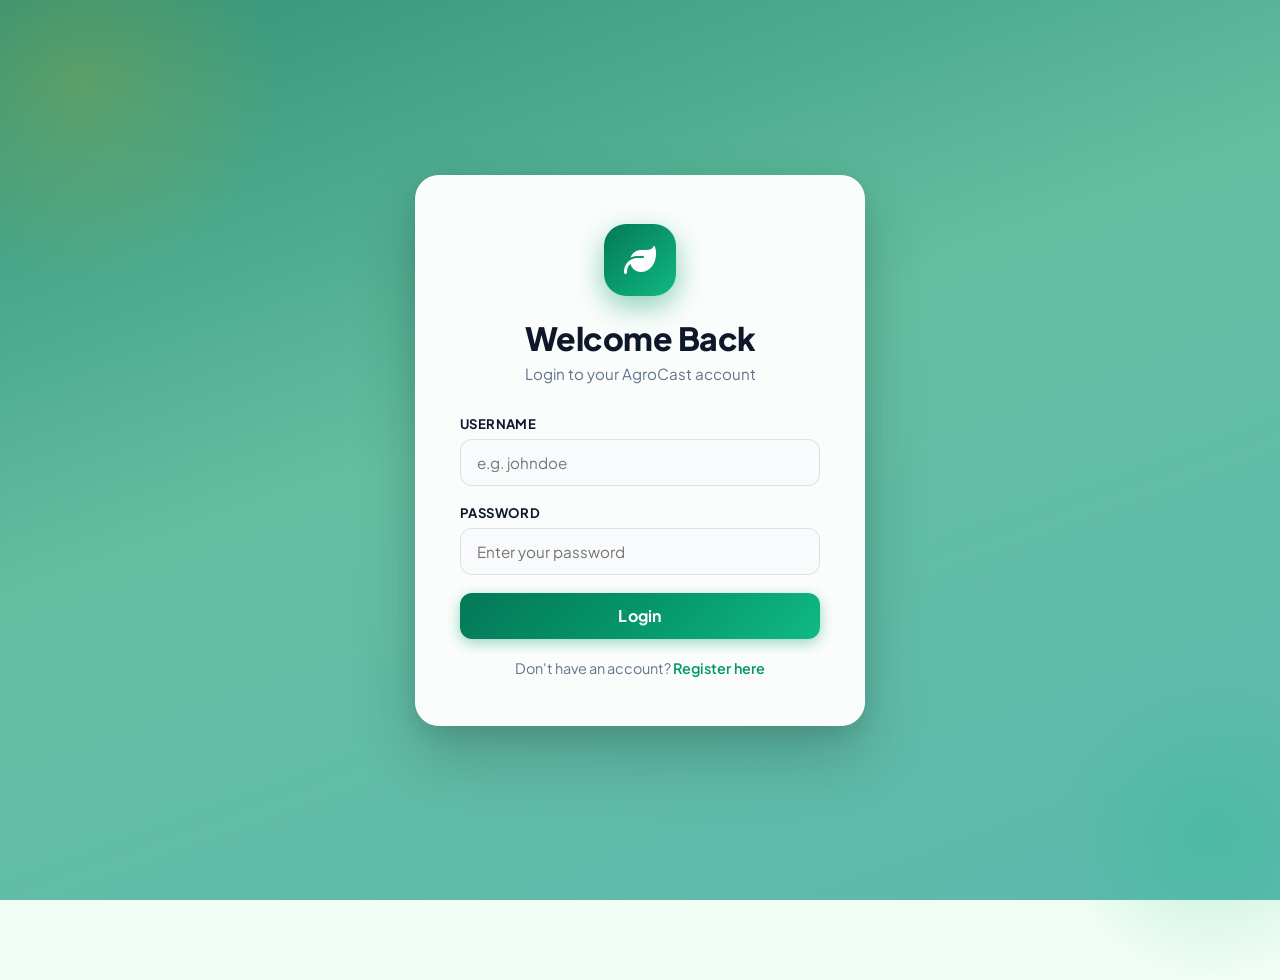
<file: agrocast/login.html>
<!DOCTYPE html>
<html lang="en">

<head>
    <meta charset="UTF-8">
    <meta name="viewport" content="width=device-width, initial-scale=1.0">
    <title>AgroCast | Login</title>
    <link rel="stylesheet" href="https://cdnjs.cloudflare.com/ajax/libs/font-awesome/6.4.0/css/all.min.css">
    <link rel="stylesheet" href="./style.css">
</head>

<body>
    <div class="hero-wrapper">
        <div class="login-card">
            <div class="brand-badge"><i class="fas fa-leaf fa-2x"></i></div>
            <h2>Welcome Back</h2>
            <p class="subtitle">Login to your AgroCast account</p>
            <div id="verificationMessage" style="display: none; padding: 15px; margin-bottom: 20px; border-radius: 12px; font-size: 0.9rem; font-weight: 500; text-align: center;"></div>

            <div class="input-group">
                <label>Username</label>
                <input type="text" id="loginUser" placeholder="e.g. johndoe">
            </div>
            <div class="input-group">
                <label>Password</label>
                <input type="password" id="loginPass" placeholder="Enter your password">
            </div>

            <button id="loginBtn">Login</button>
            <p style="text-align: center; margin-top: 20px; font-size: 0.9rem; color: var(--text-light);">
                Don't have an account? <a href="./register.html"
                    style="color: var(--primary); font-weight: 600; text-decoration: none;">Register here</a>
            </p>
        </div>
    </div>
    <script src="./config.js"></script>
    <script src="./app.js"></script>
</body>

</html>
</file>
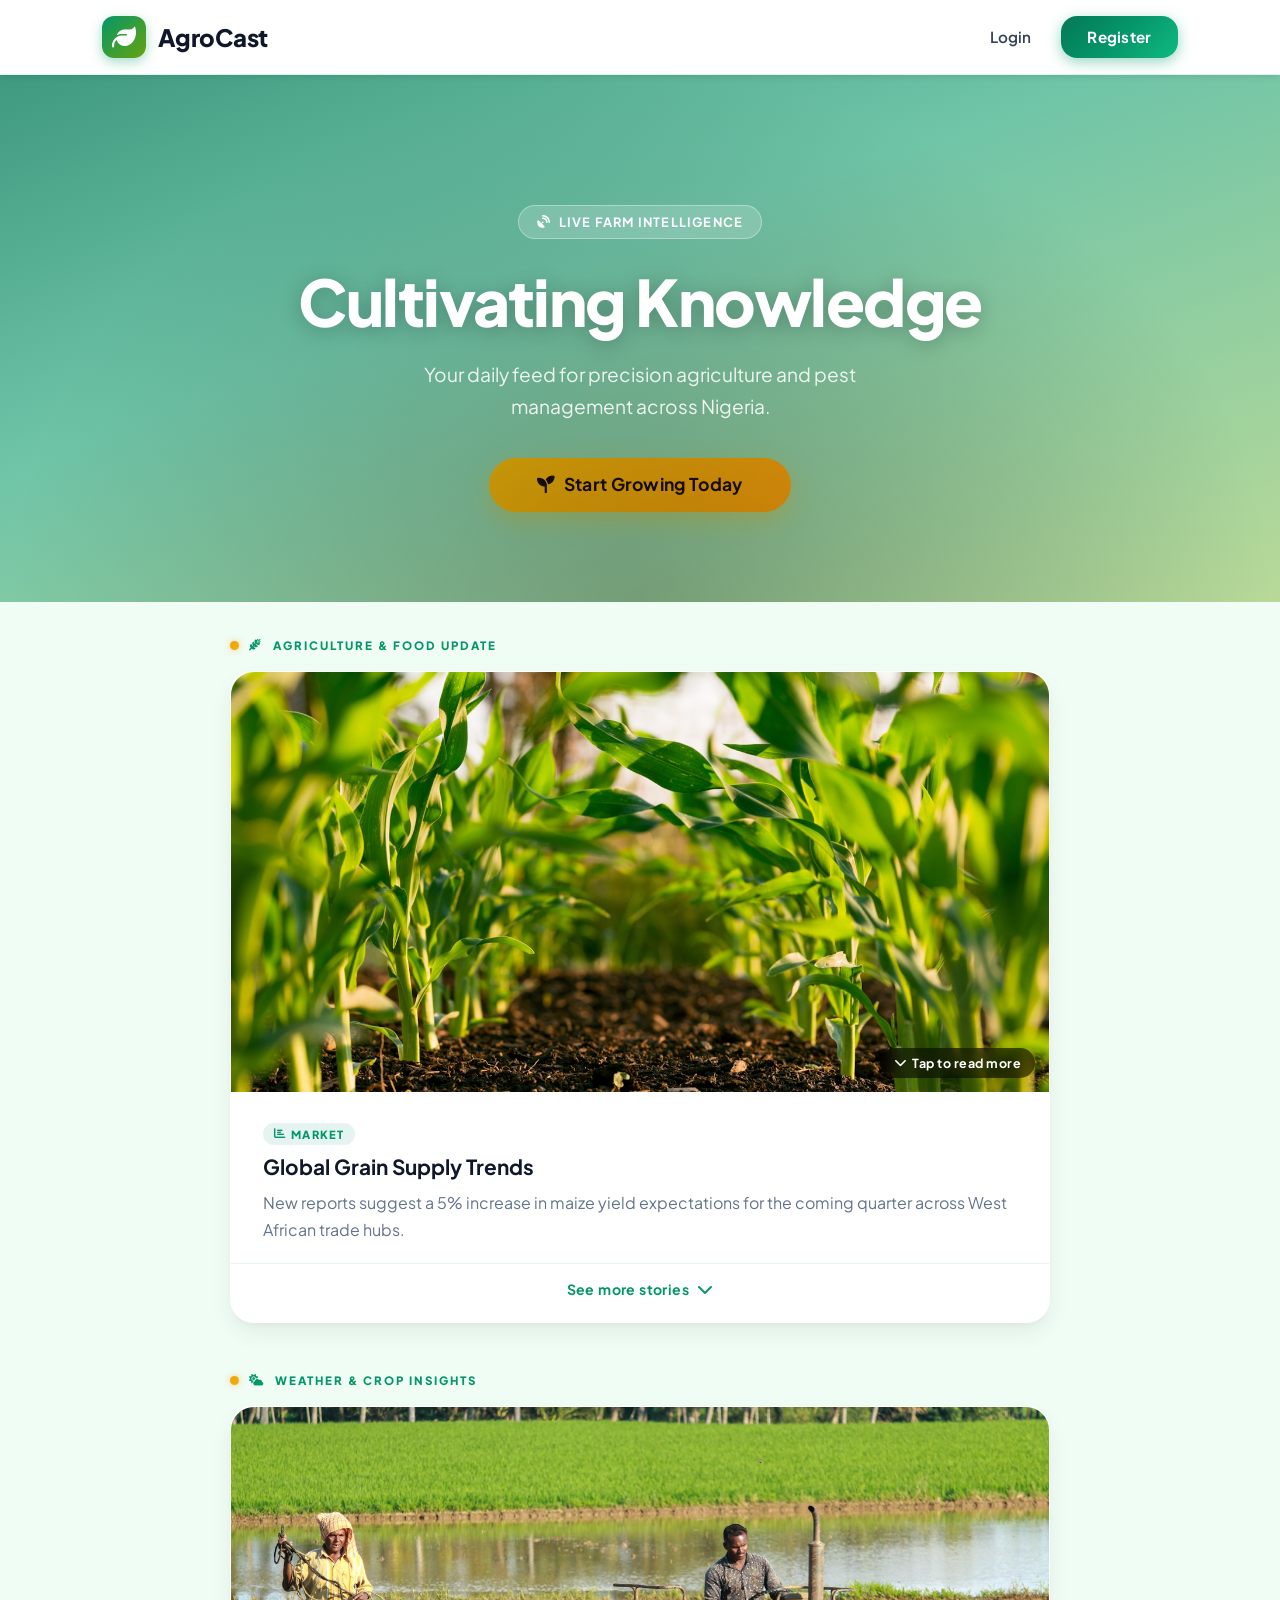
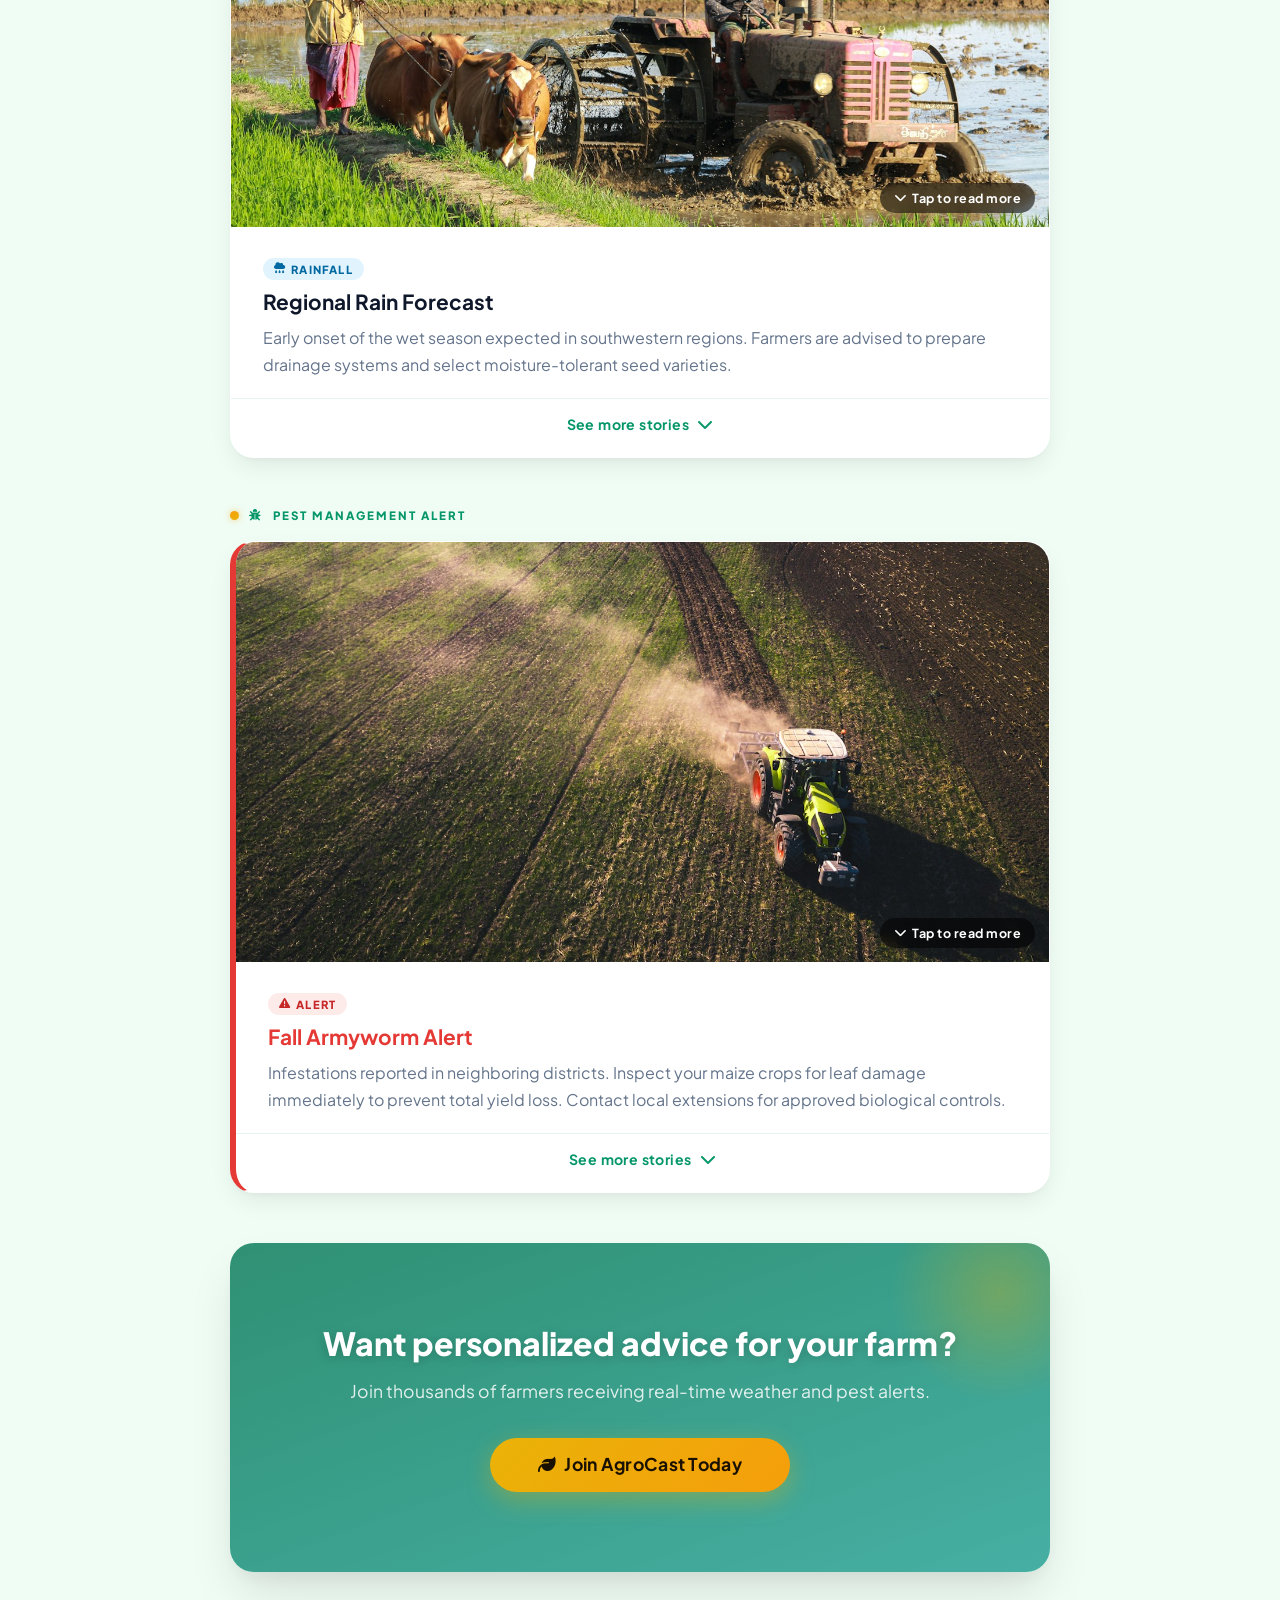
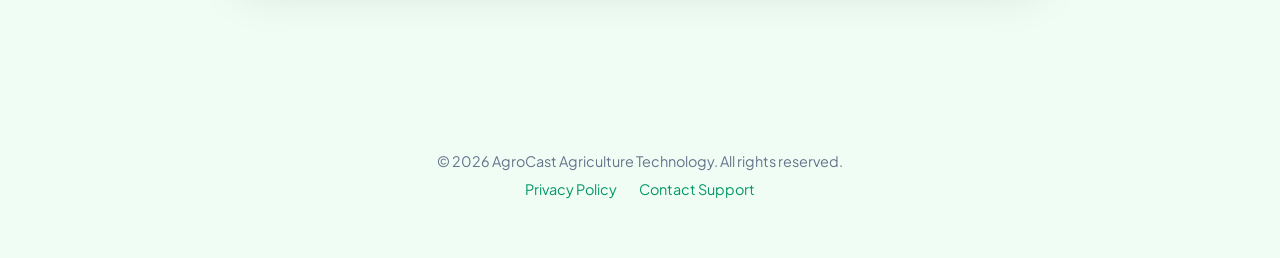
<file: agrocast/logs.html>
<!DOCTYPE html>
<html lang="en">

<head>
    <meta charset="UTF-8">
    <meta name="viewport" content="width=device-width, initial-scale=1.0">
    <meta name="theme-color" content="#059669">
    <title>AgroCast | Activity Logs</title>
    <link rel="stylesheet" href="https://cdnjs.cloudflare.com/ajax/libs/font-awesome/6.4.0/css/all.min.css">
    <link rel="stylesheet" href="./style.css">
    <style>
        .log-card {
            background: white;
            border-radius: 16px;
            padding: 16px 18px;
            margin-bottom: 12px;
            border: 1px solid rgba(16,185,129,0.08);
            box-shadow: 0 2px 8px rgba(0,0,0,0.03);
            display: flex;
            gap: 14px;
            align-items: flex-start;
        }
        .log-icon-wrap {
            width: 42px; height: 42px; border-radius: 12px;
            display: flex; align-items: center; justify-content: center;
            font-size: 1.1rem; flex-shrink: 0;
        }
        .log-content { flex: 1; min-width: 0; }
        .log-header { display: flex; justify-content: space-between; align-items: flex-start; }
        .log-type-badge {
            font-size: 0.7rem; font-weight: 800; padding: 3px 9px;
            border-radius: 20px; text-transform: uppercase; letter-spacing: 0.5px;
        }
        .log-date { font-size: 0.75rem; color: var(--text-light); white-space: nowrap; margin-left: 8px; }
        .log-farm { font-weight: 700; color: var(--text-bold); font-size: 0.95rem; margin: 4px 0; }
        .log-summary { color: var(--text-main); font-size: 0.85rem; }
        .log-meta { display: flex; gap: 12px; margin-top: 6px; flex-wrap: wrap; }
        .log-meta-chip {
            font-size: 0.75rem; color: var(--text-light);
            display: flex; align-items: center; gap: 4px;
        }
        /* Activity type colors */
        .type-CREATE { background: rgba(16,185,129,0.12); color: #059669; }
        .icon-CREATE { background: rgba(16,185,129,0.1); color: #059669; }
        .type-RECOMMENDATION { background: rgba(99,102,241,0.12); color: #4f46e5; }
        .icon-RECOMMENDATION { background: rgba(99,102,241,0.1); color: #4f46e5; }
        .type-READ { background: rgba(14,165,233,0.12); color: #0284c7; }
        .icon-READ { background: rgba(14,165,233,0.1); color: #0284c7; }
        .type-UPDATE { background: rgba(245,158,11,0.12); color: #d97706; }
        .icon-UPDATE { background: rgba(245,158,11,0.1); color: #d97706; }
        .type-DELETE { background: rgba(239,68,68,0.12); color: #dc2626; }
        .icon-DELETE { background: rgba(239,68,68,0.1); color: #dc2626; }
        .type-ANALYSIS { background: rgba(139,92,246,0.12); color: #7c3aed; }
        .icon-ANALYSIS { background: rgba(139,92,246,0.1); color: #7c3aed; }
        .filter-bar {
            display: flex; gap: 8px; overflow-x: auto; padding-bottom: 8px; margin-bottom: 16px;
            scrollbar-width: none;
        }
        .filter-bar::-webkit-scrollbar { display: none; }
        .filter-chip {
            border: 1.5px solid var(--border-color); background: white;
            border-radius: 20px; padding: 6px 14px; font-size: 0.8rem;
            font-weight: 600; cursor: pointer; white-space: nowrap; transition: all 0.18s;
            color: var(--text-light);
        }
        .filter-chip.active { background: var(--primary); color: white; border-color: var(--primary); }
        .empty-state { text-align: center; padding: 60px 20px; color: var(--text-light); }
        .empty-state i { font-size: 3rem; margin-bottom: 16px; color: #d1fae5; }
        .loading-state { text-align: center; padding: 40px 20px; color: var(--text-light); }
        .loading-state i { font-size: 2rem; margin-bottom: 12px; color: var(--primary); }
        body.app-page {
            background-image: url('https://images.unsplash.com/photo-1625246333584-bfd816ad51ad?q=80&w=2000&auto=format&fit=crop');
            background-size: cover;
            background-position: center;
            background-attachment: fixed;
        }
    </style>
</head>

<body class="app-page">
    <nav class="navbar">
        <div class="nav-brand"><i class="fas fa-leaf"></i> AgroCast</div>
        <div id="userGreeting" style="font-weight:700; color:var(--text-bold);"></div>
    </nav>

    <main class="dashboard-container">
        <h2 style="font-size: 1.5rem; font-weight: 800; color: var(--text-bold); margin-bottom: 16px;">
            <i class="fas fa-clipboard-list" style="color: var(--primary); margin-right: 8px;"></i>Activity Logs
        </h2>

        <div class="filter-bar" id="filterBar">
            <button class="filter-chip active" data-filter="ALL">All</button>
            <button class="filter-chip" data-filter="CREATE">Create</button>
            <button class="filter-chip" data-filter="RECOMMENDATION">Recommendations</button>
            <button class="filter-chip" data-filter="ANALYSIS">Analysis</button>
            <button class="filter-chip" data-filter="UPDATE">Update</button>
            <button class="filter-chip" data-filter="DELETE">Delete</button>
        </div>

        <!-- Date Range Filter -->
        <div style="background: white; border-radius: 12px; padding: 12px 16px; margin-bottom: 16px; display: flex; align-items: center; gap: 10px; border: 1px solid rgba(16,185,129,0.08); flex-wrap: wrap;">
            <div style="flex:1; display:flex; gap:10px; align-items:center;">
                <input type="date" id="logStartDate" style="flex:1; border:1px solid var(--border-color); border-radius:8px; padding:6px 10px;">
                <span style="color:var(--text-light); font-size:0.85rem;">to</span>
                <input type="date" id="logEndDate" style="flex:1; border:1px solid var(--border-color); border-radius:8px; padding:6px 10px;">
            </div>
            <button id="applyDateBtn" class="btn btn-primary-sm" style="padding:8px 16px;"><i class="fas fa-search"></i></button>
            <button id="clearDateBtn" class="btn btn-outline-sm" style="padding:8px 16px;"><i class="fas fa-times"></i></button>
        </div>

        <div id="logsContainer">
            <div class="loading-state">
                <i class="fas fa-spinner fa-spin"></i>
                <p>Loading activity logs...</p>
            </div>
        </div>
    </main>

    <div class="bottom-nav">
        <a href="dashboard.html" class="nav-item">
            <i class="fas fa-house-chimney"></i><span>Overview</span>
        </a>
        <a href="farm.html" class="nav-item">
            <i class="fas fa-tractor"></i><span>Farms</span>
        </a>
        <a href="logs.html" class="nav-item active">
            <i class="fas fa-clipboard-list"></i><span>Logs</span>
        </a>
        <a href="profile.html" class="nav-item">
            <i class="fas fa-user-circle"></i><span>Profile</span>
        </a>
    </div>

    <script src="./config.js"></script>
    <script src="./app.js"></script>
</body>

</html>
</file>
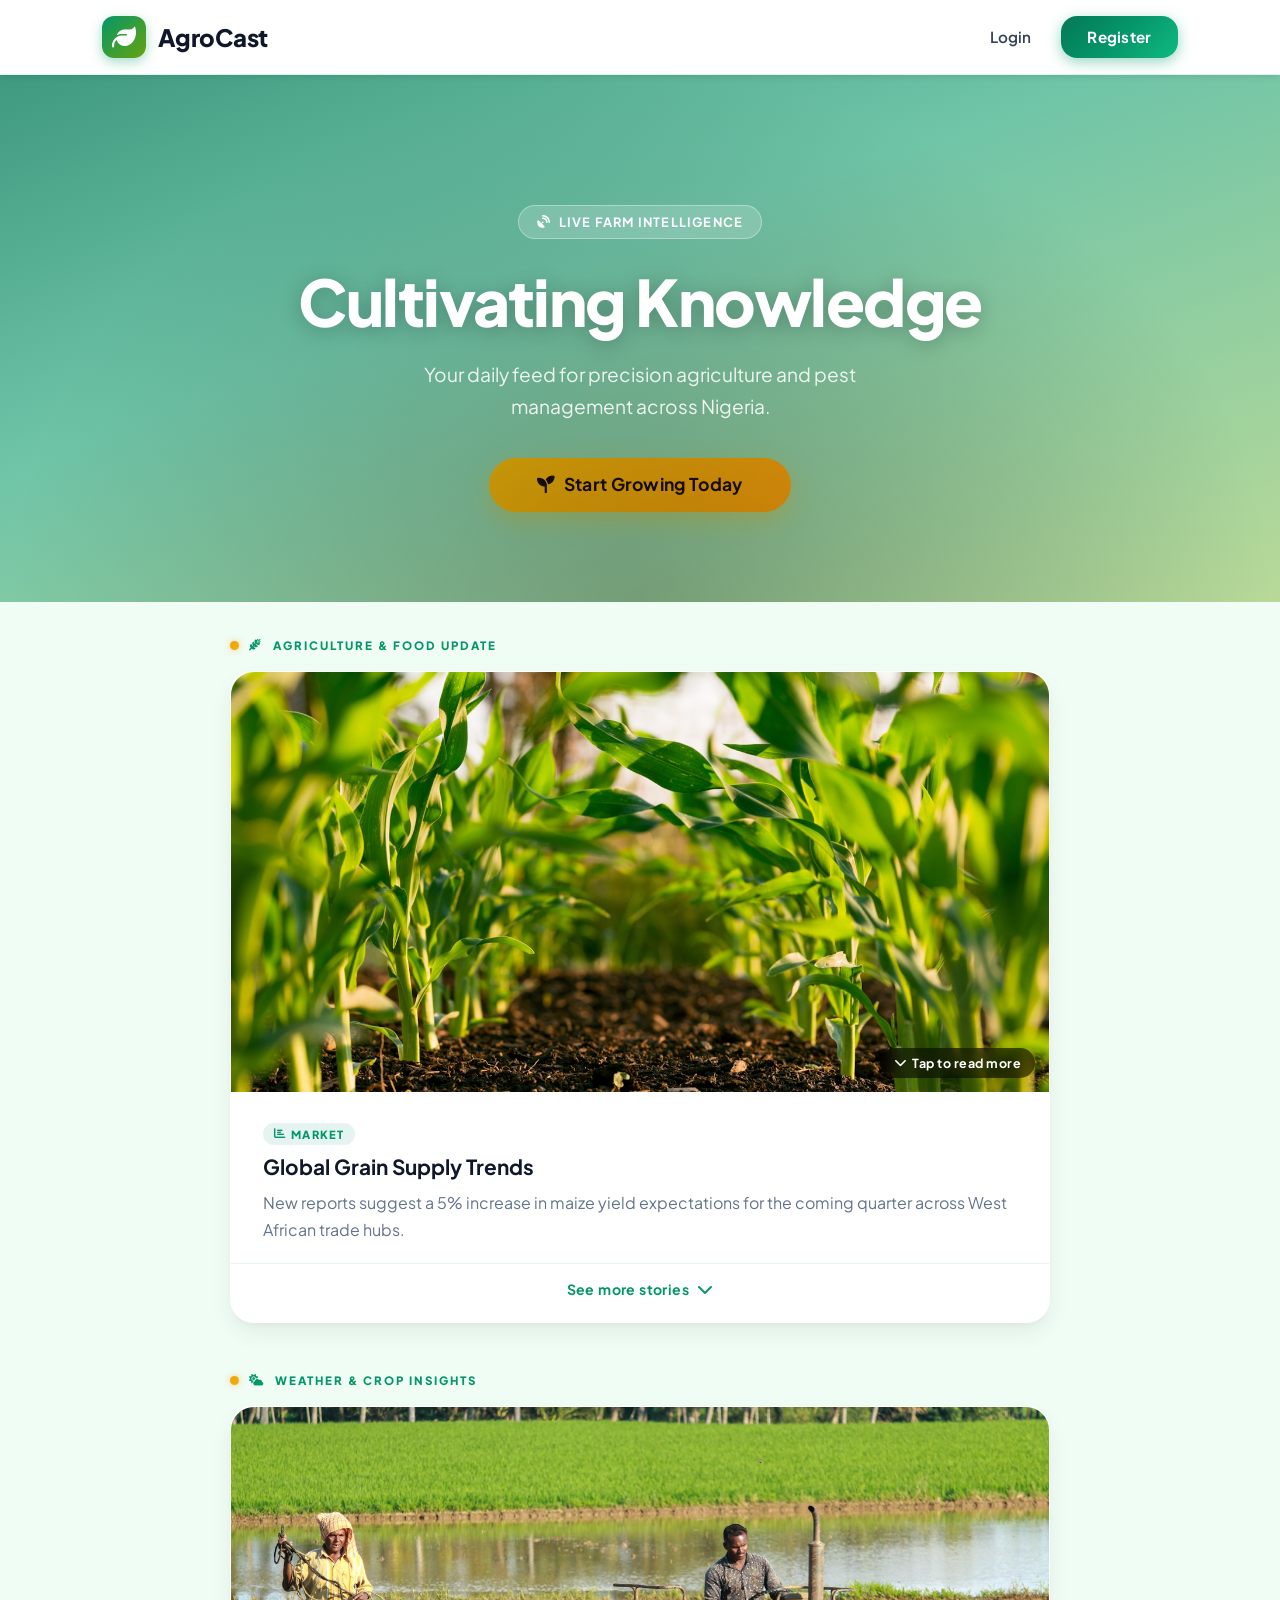
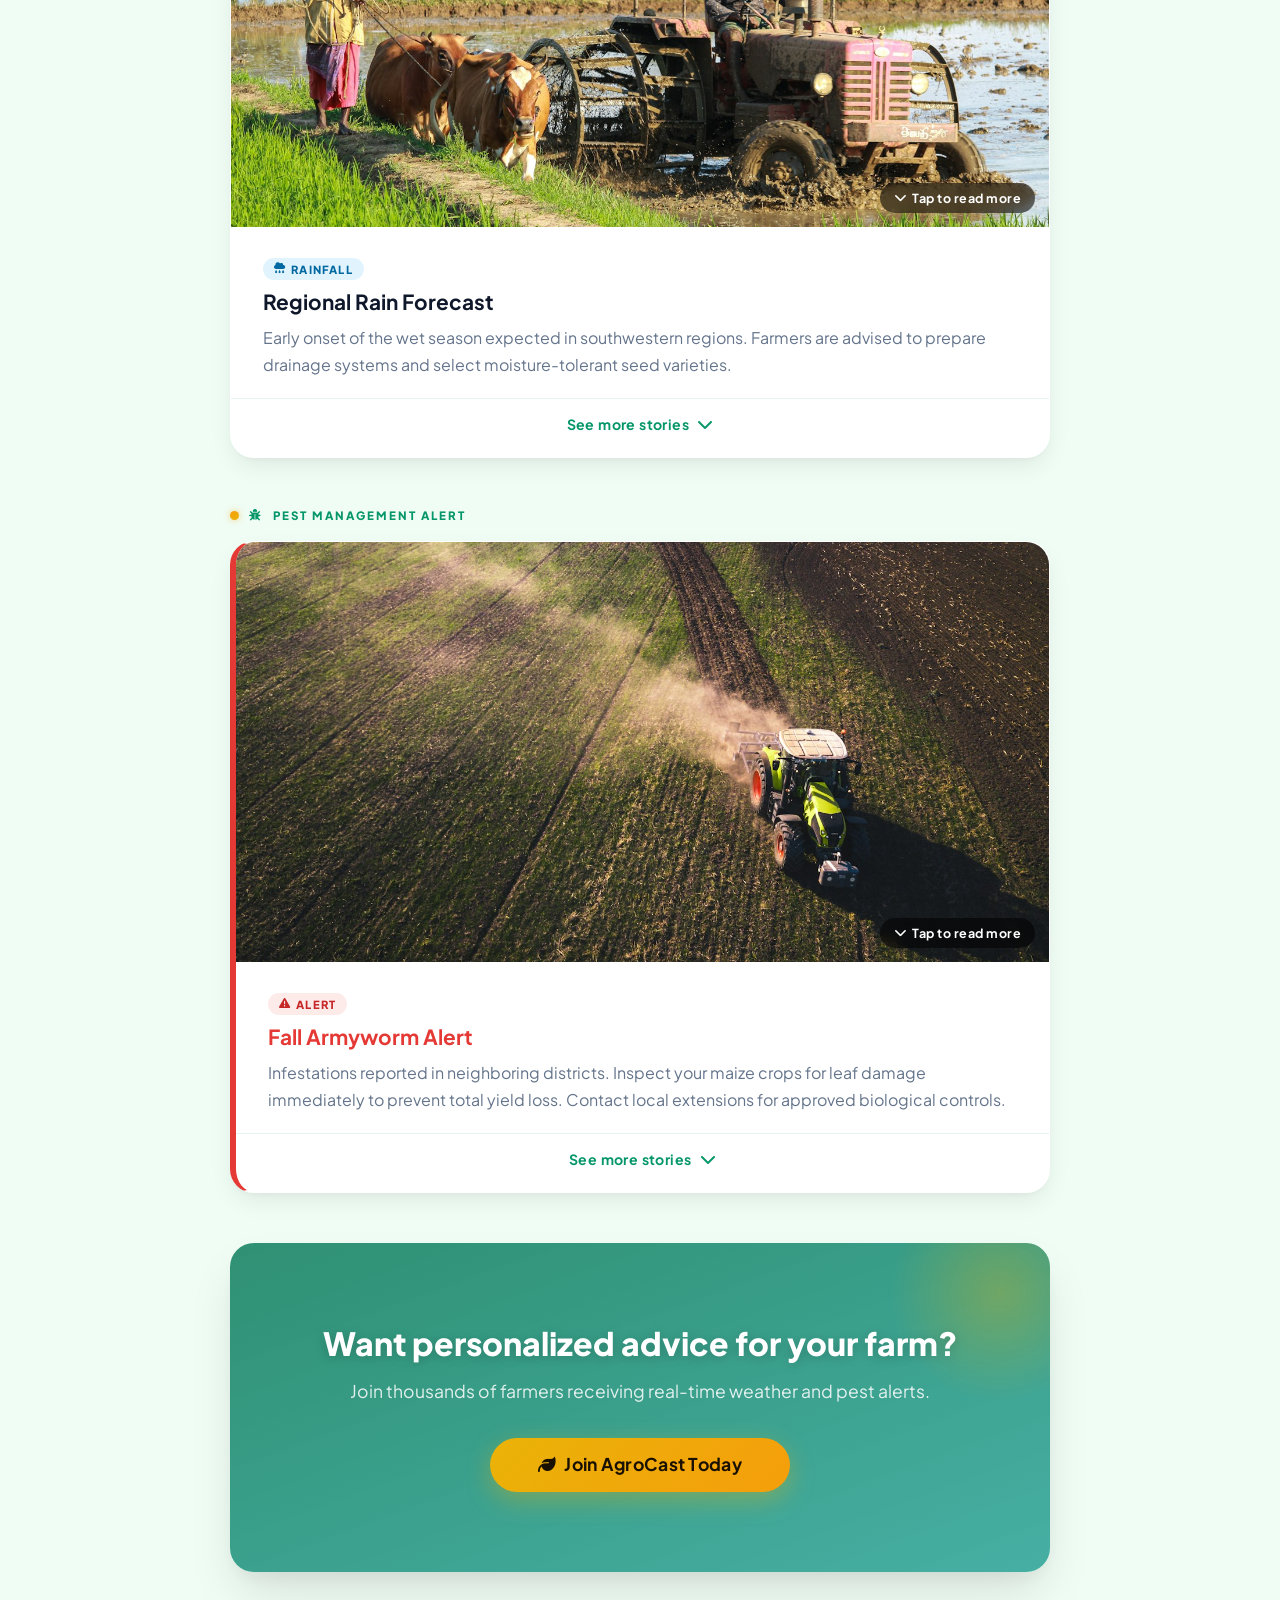
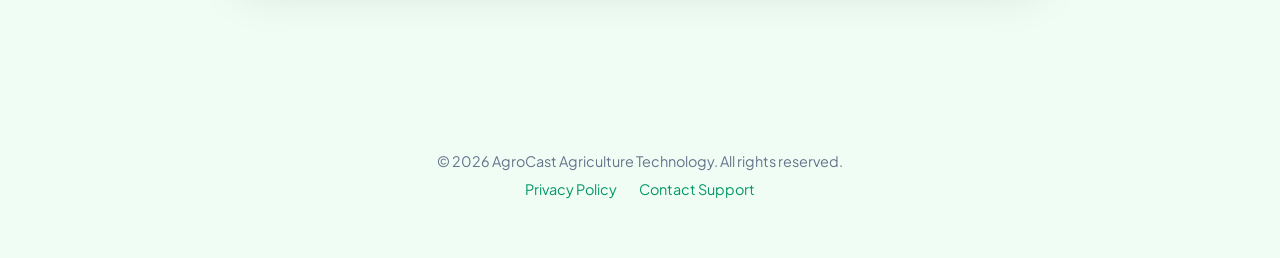
<file: agrocast/profile.html>
<!DOCTYPE html>
<html lang="en">

<head>
    <meta charset="UTF-8">
    <meta name="viewport" content="width=device-width, initial-scale=1.0">
    <meta name="theme-color" content="#059669">
    <title>AgroCast | Profile</title>
    <link rel="stylesheet" href="https://cdnjs.cloudflare.com/ajax/libs/font-awesome/6.4.0/css/all.min.css">
    <link rel="stylesheet" href="./style.css">
</head>

<body class="app-page">
    <nav class="navbar">
        <div class="nav-brand"><i class="fas fa-leaf"></i> AgroCast</div>
        <div style="font-weight:700; color:var(--text-bold);">Profile</div>
    </nav>

    <div class="dashboard-container">
        <div class="card profile-card" style="padding: 0; overflow: hidden;">
            <div class="profile-banner"></div>

            <div style="padding: 0 30px 40px; margin-top: -40px;">
                <div class="brand-badge"
                    style="width: 80px; height: 80px; border-radius: 50%; box-shadow: 0 8px 16px rgba(0,0,0,0.1); background: white;">
                    <i class="fas fa-user fa-2x" style="color: var(--primary);"></i>
                </div>
                <h2 id="profName" style="margin-top: 15px;">---</h2>
                <p id="profEmail" style="color: var(--text-light); font-weight: 500; margin-top: -5px;">
                    email@example.com</p>

                <div class="profile-details"
                    style="text-align: left; background: rgba(255, 255, 255, 0.5); backdrop-filter: blur(8px); border: 1px solid rgba(16, 185, 129, 0.15); box-shadow: inset 0 2px 4px rgba(255, 255, 255, 0.5);">
                    <p><strong><span
                                style="background: var(--bg-light); padding: 8px; border-radius: 8px; display: inline-flex;"><i
                                    class="fas fa-user-tag"></i></span> Username:</strong> <span id="profUsername"
                            style="margin-left: auto; font-weight: 600;">---</span></p>
                    <p style="margin-top: 10px;"><strong><span
                                style="background: var(--bg-light); padding: 8px; border-radius: 8px; display: inline-flex;"><i
                                    class="fas fa-phone"></i></span> Phone:</strong> <span id="profPhone"
                            style="margin-left: auto; font-weight: 600;">---</span></p>
                </div>

                <div class="profile-actions" style="margin-top: 20px; display: flex; flex-direction: column; gap: 10px;">
                    <button id="editProfileBtn" class="btn btn-outline" style="border-radius: 12px; width: 100%;">
                        <i class="fas fa-user-edit"></i> Edit Profile
                    </button>
                    <button id="resendVerificationBtn" class="btn btn-primary" style="border-radius: 12px; width: 100%;">
                        <i class="fas fa-envelope"></i> Resend Verification Email
                    </button>
                    <button id="deactivateBtn" class="btn btn-danger" style="border-radius: 12px; width: 100%; margin-top: 10px;">
                        <i class="fas fa-user-times"></i> Deactivate Account
                    </button>
                    <button id="logoutBtn" class="btn btn-outline" style="border-radius: 12px; width: 100%; border-color: var(--text-light); color: var(--text-light);">
                        <i class="fas fa-sign-out-alt"></i> Log Out Securely
                    </button>
                </div>

            </div>
        </div>
    </div>

    <!-- Edit Profile Modal -->
    <div id="editProfileModal" style="display: none; position: fixed; top: 0; left: 0; width: 100%; height: 100%; background: rgba(0,0,0,0.5); z-index: 9999; align-items: center; justify-content: center;">
        <div style="background: white; border-radius: 20px; padding: 30px; width: 90%; max-width: 400px; box-shadow: 0 20px 60px rgba(0,0,0,0.2);">
            <h3 style="margin-bottom: 20px; font-size: 1.2rem; color: var(--text-bold);"><i class="fas fa-user-edit" style="color: var(--primary); margin-right: 8px;"></i> Edit Profile</h3>
            <div class="input-group">
                <label>First Name</label>
                <input type="text" id="editFirstName">
            </div>
            <div class="input-group">
                <label>Last Name</label>
                <input type="text" id="editLastName">
            </div>
            <div class="input-group">
                <label>Phone Number</label>
                <input type="text" id="editPhone">
            </div>
            <div style="display: flex; gap: 10px; margin-top: 20px;">
                <button id="saveProfileBtn" class="btn btn-primary" style="flex:1;">Save Changes</button>
                <button id="cancelEditBtn" class="btn btn-outline" style="flex:1;">Cancel</button>
            </div>
        </div>
    </div>

    <!-- USSD Simulator Modal -->
    <div id="ussdModal" style="display: none; position: fixed; top: 0; left: 0; width: 100%; height: 100%; background: rgba(0,0,0,0.5); z-index: 9999; align-items: center; justify-content: center;">
        <div style="background: white; border-radius: 20px; padding: 30px; width: 90%; max-width: 400px; box-shadow: 0 20px 60px rgba(0,0,0,0.2);">
            <h3 style="margin-bottom: 20px; font-size: 1.2rem; color: var(--text-bold);"><i class="fas fa-mobile-alt" style="color: var(--primary); margin-right: 8px;"></i> USSD Simulator</h3>
            <div class="input-group">
                <label>Session ID</label>
                <input type="text" id="ussdSessionId" value="12345">
            </div>
            <div class="input-group">
                <label>Service Code</label>
                <input type="text" id="ussdServiceCode" value="*384*123#">
            </div>
            <div class="input-group">
                <label>Phone Number</label>
                <input type="text" id="ussdPhone" value="08000000000">
            </div>
            <div class="input-group">
                <label>Text Input</label>
                <input type="text" id="ussdText" placeholder="Enter USSD response" value="">
            </div>
            <div style="background: var(--bg-light); border-radius: 12px; padding: 15px; margin-top: 15px; min-height: 50px; white-space: pre-wrap; font-family: monospace; border: 1px solid var(--border-color);" id="ussdResponse">
                Waiting for input...
            </div>
            <div style="display: flex; gap: 10px; margin-top: 20px;">
                <button id="sendUssdBtn" class="btn btn-primary" style="flex:1;">Send</button>
                <button id="closeUssdBtn" class="btn btn-outline" style="flex:1;">Close</button>
            </div>
        </div>
    </div>

    <div class="bottom-nav">
        <a href="dashboard.html" class="nav-item">
            <i class="fas fa-house-chimney"></i><span>Overview</span>
        </a>
        <a href="farm.html" class="nav-item">
            <i class="fas fa-tractor"></i><span>Farms</span>
        </a>
        <a href="logs.html" class="nav-item">
            <i class="fas fa-clipboard-list"></i><span>Logs</span>
        </a>
        <a href="profile.html" class="nav-item active">
            <i class="fas fa-user-circle"></i><span>Profile</span>
        </a>
    </div>

    <script src="./config.js"></script>
    <script src="./app.js"></script>
</body>

</html>
</file>
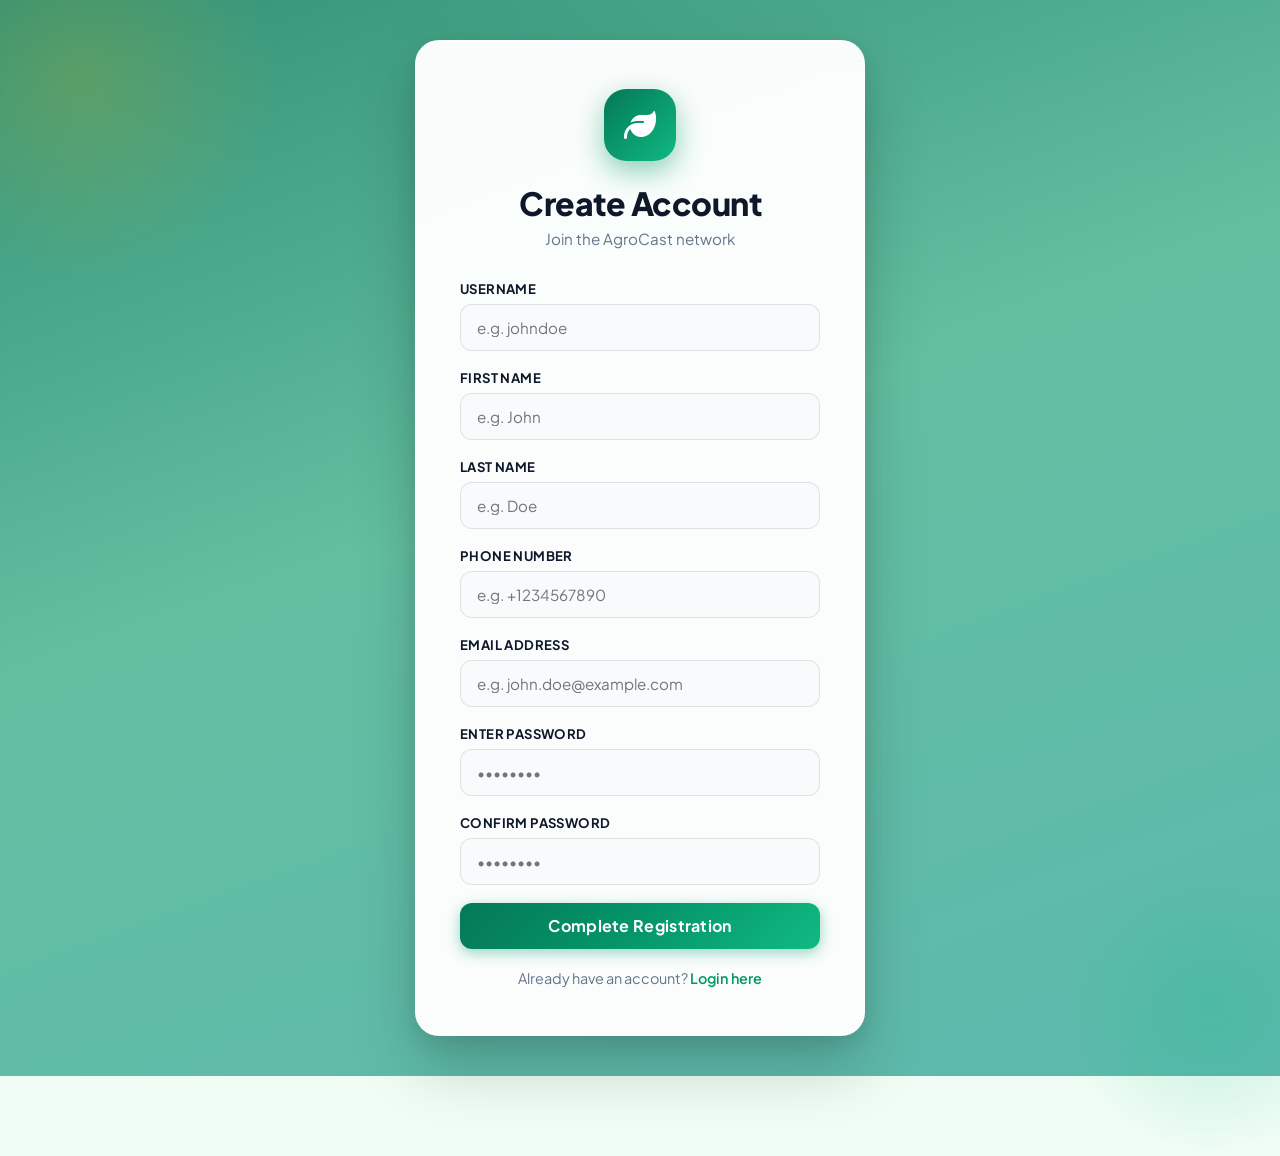
<file: agrocast/register.html>
<!DOCTYPE html>
<html lang="en">

<head>
    <meta charset="UTF-8">
    <meta name="viewport" content="width=device-width, initial-scale=1.0">
    <title>AgroCast | Register</title>
    <link rel="stylesheet" href="https://cdnjs.cloudflare.com/ajax/libs/font-awesome/6.4.0/css/all.min.css">
    <link rel="stylesheet" href="./style.css">
</head>

<body>
    <div class="hero-wrapper">
        <div class="login-card">
            <div class="brand-badge"><i class="fas fa-leaf fa-2x"></i></div>
            <h2>Create Account</h2>
            <p class="subtitle">Join the AgroCast network</p>

            <div class="input-group">
                <label>Username</label>
                <input type="text" id="regUsername" placeholder="e.g. johndoe">
            </div>
            <div class="input-group">
                <label>First Name</label>
                <input type="text" id="regName" placeholder="e.g. John">
            </div>
            <div class="input-group">
                <label>Last Name</label>
                <input type="text" id="regSurname" placeholder="e.g. Doe">
            </div>
            <div class="input-group">
                <label>Phone Number</label>
                <input type="tel" id="regPhone" placeholder="e.g. +1234567890">
            </div>
            <div class="input-group">
                <label>Email Address</label>
                <input type="email" id="regEmail" placeholder="e.g. john.doe@example.com">
            </div>
            <div class="input-group">
                <label>Enter Password</label>
                <input type="password" id="regPassword" placeholder="••••••••">
            </div>
            <div class="input-group">
                <label>Confirm Password</label>
                <input type="password" id="regConfirmPassword" placeholder="••••••••">
            </div>

            <button id="registerBtn">Complete Registration</button>
            <p style="text-align: center; margin-top: 20px; font-size: 0.9rem; color: var(--text-light);">
                Already have an account? <a href="./login.html"
                    style="color: var(--primary); font-weight: 600; text-decoration: none;">Login here</a>
            </p>
        </div>
    </div>
    <script src="./config.js"></script>
    <script src="./app.js"></script>
</body>

</html>
</file>
<file: agrocast/style.css>
@import url('https://fonts.googleapis.com/css2?family=Plus+Jakarta+Sans:wght@300;400;500;600;700;800&display=swap');

/* =============================================
   DESIGN TOKENS
   ============================================= */
:root {
    --primary:        #059669;
    --primary-light:  #10b981;
    --primary-dark:   #047857;
    --teal:           #0d9488;
    --lime:           #65a30d;
    --accent:         #f59e0b;
    --accent-warm:    #ef4444;
    --gold:           #eab308;

    --surface:        rgba(255, 255, 255, 0.70);
    --surface-solid:  rgba(255, 255, 255, 0.97);
    --bg-light:       #f0fdf4;
    --border-color:   rgba(0, 0, 0, 0.08);

    --text-bold:  #0f172a;
    --text-main:  #334155;
    --text-light: #64748b;

    --shadow-sm:   0 4px 6px -1px rgba(0,0,0,0.06), 0 2px 4px -1px rgba(0,0,0,0.04);
    --shadow-md:   0 10px 25px -3px rgba(0,0,0,0.08), 0 4px 6px -2px rgba(0,0,0,0.04);
    --shadow-lg:   0 25px 50px -8px rgba(0,0,0,0.12), 0 10px 20px -5px rgba(0,0,0,0.06);
    --shadow-glow: 0 0 30px rgba(16, 185, 129, 0.25);
    --shadow-gold: 0 8px 24px rgba(234, 179, 8, 0.35);

    --radius-lg: 24px;
    --radius-md: 16px;
    --radius-sm: 12px;
    --radius-pill: 50px;
}

/* =============================================
   RESET & BASE
   ============================================= */
*, *::before, *::after {
    box-sizing: border-box;
    margin: 0;
    padding: 0;
}

body {
    font-family: 'Plus Jakarta Sans', sans-serif;
    color: var(--text-main);
    overflow-x: hidden;
    -webkit-font-smoothing: antialiased;
    min-height: 100vh;
    background-color: var(--bg-light);
}

a { text-decoration: none; color: inherit; }

/* =============================================
   NAVBAR
   ============================================= */
.navbar {
    display: flex;
    justify-content: space-between;
    align-items: center;
    padding: 16px 8%;
    background: rgba(255, 255, 255, 0.88);
    backdrop-filter: blur(16px);
    -webkit-backdrop-filter: blur(16px);
    border-bottom: 1px solid rgba(5, 150, 105, 0.12);
    position: sticky;
    top: 0;
    z-index: 200;
    box-shadow: var(--shadow-sm);
}

.nav-brand {
    display: flex;
    align-items: center;
    gap: 12px;
    font-weight: 800;
    color: var(--text-bold);
    font-size: 1.5rem;
    letter-spacing: -0.5px;
}

.nav-brand i {
    color: white;
    background: linear-gradient(135deg, var(--primary), var(--lime));
    padding: 9px 10px;
    border-radius: 12px;
    box-shadow: 0 4px 12px rgba(5,150,105,0.35);
}

.nav-auth {
    display: flex;
    align-items: center;
    gap: 16px;
}

.nav-link {
    font-weight: 600;
    color: var(--text-main);
    font-size: 0.95rem;
    padding: 8px 14px;
    border-radius: var(--radius-sm);
    transition: all 0.2s;
}

.nav-link:hover {
    color: var(--primary);
    background: rgba(5, 150, 105, 0.07);
}

/* =============================================
   BUTTONS — Beautiful & Bold
   ============================================= */
button,
.btn-sm,
.btn-lg,
.btn-outline {
    font-family: 'Plus Jakarta Sans', sans-serif;
    font-weight: 700;
    cursor: pointer;
    border: none;
    display: inline-flex;
    align-items: center;
    justify-content: center;
    gap: 8px;
    transition: all 0.3s cubic-bezier(0.34, 1.56, 0.64, 1);
    text-decoration: none;
    line-height: 1;
    letter-spacing: 0.3px;
}

/* Default / primary button */
button,
.btn-sm {
    background: linear-gradient(135deg, var(--primary-dark) 0%, var(--primary) 50%, var(--primary-light) 100%);
    color: white;
    padding: 13px 26px;
    font-size: 0.95rem;
    border-radius: var(--radius-md);
    box-shadow: 0 4px 14px rgba(5, 150, 105, 0.4);
}

button:hover,
.btn-sm:hover {
    transform: translateY(-3px) scale(1.02);
    box-shadow: 0 10px 28px rgba(5, 150, 105, 0.45);
}

/* Big CTA button */
.btn-lg {
    background: linear-gradient(135deg, var(--gold) 0%, var(--accent) 100%);
    color: #1a1000;
    padding: 18px 48px;
    font-size: 1.1rem;
    border-radius: var(--radius-pill);
    box-shadow: var(--shadow-gold);
}

.btn-lg:hover {
    transform: translateY(-4px) scale(1.03);
    box-shadow: 0 14px 32px rgba(234, 179, 8, 0.45);
}

/* Outline button */
.btn-outline {
    background: transparent;
    color: var(--primary);
    padding: 12px 24px;
    font-size: 0.95rem;
    border: 2px solid var(--primary);
    border-radius: var(--radius-md);
}

.btn-outline:hover {
    background: var(--primary);
    color: white;
    transform: translateY(-2px);
    box-shadow: 0 8px 20px rgba(5, 150, 105, 0.3);
}

/* Full-width button inside login-card */
.login-card button {
    width: 100%;
    padding: 15px;
    font-size: 1rem;
    border-radius: var(--radius-sm);
}

/* =============================================
   HOME PAGE — HERO with full background
   ============================================= */
.home-hero {
    position: relative;
    padding: 130px 5% 90px;
    text-align: center;
    background:
        linear-gradient(160deg, rgba(4, 120, 87, 0.75) 0%, rgba(5, 150, 105, 0.55) 40%, rgba(101, 163, 13, 0.40) 100%),
        url('https://images.unsplash.com/photo-1500937386664-56d1dfef3854?q=80&w=1800&auto=format&fit=crop') center/cover no-repeat;
    overflow: hidden;
}

/* soft vignette flare */
.home-hero::before {
    content: '';
    position: absolute;
    inset: 0;
    background: radial-gradient(ellipse at 50% 100%, rgba(0,0,0,0.25) 0%, transparent 70%);
    pointer-events: none;
}

.home-hero h1 {
    font-size: clamp(2.6rem, 5.5vw, 4rem);
    font-weight: 800;
    color: #ffffff;
    letter-spacing: -1.5px;
    margin-bottom: 18px;
    text-shadow: 0 3px 20px rgba(0,0,0,0.25);
    position: relative;
}

.home-hero p {
    font-size: 1.2rem;
    color: rgba(255,255,255,0.88);
    max-width: 520px;
    margin: 0 auto 36px;
    line-height: 1.65;
    position: relative;
}

/* floating hero badge */
.hero-badge {
    display: inline-flex;
    align-items: center;
    gap: 8px;
    background: rgba(255,255,255,0.18);
    backdrop-filter: blur(12px);
    border: 1px solid rgba(255,255,255,0.35);
    color: #ffffff;
    font-size: 0.8rem;
    font-weight: 700;
    letter-spacing: 1.2px;
    text-transform: uppercase;
    padding: 8px 18px;
    border-radius: var(--radius-pill);
    margin-bottom: 22px;
    position: relative;
}

/* =============================================
   MAIN FEED / DASHBOARD CONTAINER
   ============================================= */
.dashboard-container {
    max-width: 860px;
    margin: 0 auto;
    padding: 36px 20px 120px;
}

/* =============================================
   CARD
   ============================================= */
.card {
    background: var(--surface-solid);
    border-radius: var(--radius-lg);
    box-shadow: var(--shadow-md);
    border: 1px solid rgba(255, 255, 255, 0.85);
    overflow: hidden;
    transition: transform 0.35s cubic-bezier(0.34, 1.56, 0.64, 1), box-shadow 0.35s ease;
    padding: 28px;
}

.card:hover {
    transform: translateY(-8px);
    box-shadow: var(--shadow-lg), var(--shadow-glow);
}

/* =============================================
   NEWS FEED CARDS
   ============================================= */
.news-section {
    margin-bottom: 50px;
    animation: fadeInUp 0.7s ease-out both;
}

.news-section:nth-child(2) { animation-delay: 0.1s; }
.news-section:nth-child(3) { animation-delay: 0.2s; }

.news-section .card { padding: 0; }

.feed-img {
    width: 100%;
    height: 420px;
    object-fit: cover;
    display: block;
    transition: transform 0.5s ease;
}

.card:hover .feed-img { transform: scale(1.03); }

.card-content {
    padding: 30px 32px 32px;
}

.card-label {
    font-size: 0.72rem;
    font-weight: 800;
    color: var(--primary);
    letter-spacing: 2px;
    margin-bottom: 18px;
    text-transform: uppercase;
    display: flex;
    align-items: center;
    gap: 10px;
}

.card-label::before {
    content: '';
    width: 9px;
    height: 9px;
    background: linear-gradient(135deg, var(--accent), var(--gold));
    border-radius: 50%;
    flex-shrink: 0;
    box-shadow: 0 0 6px rgba(245,158,11,0.5);
}

.news-item {
    margin-bottom: 22px;
}

.news-item:last-child { margin-bottom: 0; }

.news-item h4 {
    font-size: 1.3rem;
    color: var(--text-bold);
    margin-bottom: 9px;
    font-weight: 700;
    line-height: 1.3;
}

.news-item p {
    color: var(--text-light);
    line-height: 1.7;
    font-size: 1rem;
}

/* =============================================
   CTA SECTION
   ============================================= */
.cta-section {
    position: relative;
    text-align: center;
    padding: 80px 40px;
    border-radius: var(--radius-lg);
    overflow: hidden;
    background:
        linear-gradient(160deg, rgba(4,120,87,0.82) 0%, rgba(13,148,136,0.75) 100%),
        url('https://images.unsplash.com/photo-1416879595882-3373a0480b5b?q=80&w=1400&auto=format&fit=crop') center/cover no-repeat;
    box-shadow: var(--shadow-lg);
}

.cta-section::before {
    content: '';
    position: absolute;
    top: -60px; right: -60px;
    width: 220px; height: 220px;
    background: radial-gradient(circle, rgba(234,179,8,0.3) 0%, transparent 70%);
    border-radius: 50%;
}

.cta-section h3 {
    font-size: 2rem;
    font-weight: 800;
    color: #fff;
    margin-bottom: 14px;
    position: relative;
    text-shadow: 0 2px 12px rgba(0,0,0,0.2);
}

.cta-section p {
    color: rgba(255,255,255,0.85);
    font-size: 1.1rem;
    margin-bottom: 32px;
    line-height: 1.65;
    position: relative;
}

/* =============================================
   LOGIN & REGISTER PAGES
   ============================================= */
.hero-wrapper {
    min-height: 100vh;
    display: flex;
    align-items: center;
    justify-content: center;
    padding: 40px 20px;
    position: relative;
    background:
        linear-gradient(160deg, rgba(4,120,87,0.80) 0%, rgba(5,150,105,0.60) 45%, rgba(13,148,136,0.65) 100%),
        url('https://images.unsplash.com/photo-1464226184884-fa280b87c399?q=80&w=1600&auto=format&fit=crop') center/cover no-repeat fixed;
}

/* decorative blobs */
.hero-wrapper::before,
.hero-wrapper::after {
    content: '';
    position: absolute;
    border-radius: 50%;
    pointer-events: none;
}

.hero-wrapper::before {
    width: 400px; height: 400px;
    top: -120px; left: -120px;
    background: radial-gradient(circle, rgba(234,179,8,0.18) 0%, transparent 70%);
}
.hero-wrapper::after {
    width: 300px; height: 300px;
    bottom: -80px; right: -80px;
    background: radial-gradient(circle, rgba(16,185,129,0.2) 0%, transparent 70%);
}

.login-card {
    background: rgba(255,255,255,0.97);
    border-radius: var(--radius-lg);
    box-shadow:
        0 32px 64px rgba(0,0,0,0.18),
        0 8px 24px rgba(0,0,0,0.1),
        inset 0 1px 0 rgba(255,255,255,0.9);
    padding: 48px 44px;
    width: 100%;
    max-width: 450px;
    text-align: center;
    border: 1px solid rgba(255,255,255,0.8);
    animation: fadeInUp 0.55s cubic-bezier(0.34, 1.56, 0.64, 1) both;
    position: relative;
    z-index: 1;
    backdrop-filter: blur(20px);
}

.login-card h2 {
    font-size: 2rem;
    font-weight: 800;
    color: var(--text-bold);
    margin-bottom: 6px;
    letter-spacing: -0.5px;
}

.subtitle {
    color: var(--text-light);
    font-size: 0.95rem;
    margin-bottom: 32px;
}

.brand-badge {
    width: 72px;
    height: 72px;
    background: linear-gradient(135deg, var(--primary-dark), var(--primary-light));
    border-radius: 22px;
    display: inline-flex;
    align-items: center;
    justify-content: center;
    color: white;
    margin-bottom: 22px;
    box-shadow: 0 10px 28px rgba(5, 150, 105, 0.45);
    transition: transform 0.3s ease;
}

.brand-badge:hover { transform: rotate(-6deg) scale(1.08); }

/* =============================================
   INPUT GROUP
   ============================================= */
.input-group {
    text-align: left;
    margin-bottom: 18px;
}

.input-group label {
    display: block;
    font-size: 0.82rem;
    font-weight: 700;
    color: var(--text-bold);
    margin-bottom: 7px;
    letter-spacing: 0.4px;
    text-transform: uppercase;
}

.input-group input,
.input-group select {
    width: 100%;
    padding: 13px 16px;
    border: 1.5px solid rgba(0,0,0,0.10);
    border-radius: var(--radius-sm);
    background: #f8fafc;
    font-family: 'Plus Jakarta Sans', sans-serif;
    font-size: 0.95rem;
    color: var(--text-bold);
    transition: border-color 0.2s, box-shadow 0.2s, background 0.2s;
    outline: none;
}

.input-group input:focus,
.input-group select:focus {
    border-color: var(--primary);
    background: #ffffff;
    box-shadow: 0 0 0 4px rgba(16, 185, 129, 0.14);
}

/* =============================================
   DASHBOARD — WEATHER CARD
   ============================================= */
.weather-card {
    position: relative;
    overflow: hidden;
    background:
        linear-gradient(145deg, rgba(255,255,255,0.95), rgba(240,253,244,0.95)),
        url('https://images.unsplash.com/photo-1504608524841-42584120d1e0?q=80&w=800&auto=format&fit=crop') center/cover no-repeat !important;
}

.weather-main {
    display: flex;
    align-items: flex-end;
    gap: 16px;
    margin: 16px 0;
}

.temp-big {
    font-size: 5rem;
    font-weight: 800;
    color: var(--text-bold);
    line-height: 1;
    text-shadow: 2px 4px 10px rgba(0,0,0,0.05);
    letter-spacing: -3px;
}

.advisory-box {
    display: flex;
    align-items: flex-start;
    gap: 14px;
    background: linear-gradient(135deg, rgba(255,251,235,0.95), rgba(255,247,224,0.95));
    border: 1px solid rgba(245, 158, 11, 0.25);
    border-radius: var(--radius-md);
    padding: 18px 22px;
    margin-top: 22px;
    box-shadow: 0 4px 14px rgba(245,158,11,0.1);
}

.advisory-box p {
    color: #92400e;
    font-size: 0.95rem;
    line-height: 1.55;
    font-weight: 500;
}

/* =============================================
   PROFILE
   ============================================= */
.profile-card { text-align: center; }

.profile-banner {
    height: 140px;
    width: 100%;
    background:
        linear-gradient(135deg, rgba(5,150,105,0.7), rgba(13,148,136,0.7)),
        url('https://images.unsplash.com/photo-1592982537447-7440770cbfc9?q=80&w=1200&auto=format&fit=crop') center/cover no-repeat;
}

.profile-details {
    margin-top: 24px;
    padding: 20px 24px;
    border-radius: var(--radius-md);
    display: flex;
    flex-direction: column;
    gap: 14px;
    background: rgba(248, 250, 252, 0.8);
    border: 1px solid rgba(5, 150, 105, 0.1);
    backdrop-filter: blur(8px);
}

.profile-details p {
    display: flex;
    align-items: center;
    gap: 12px;
    font-size: 0.95rem;
    color: var(--text-main);
    font-weight: 500;
}

/* =============================================
   BOTTOM NAV
   ============================================= */
.bottom-nav {
    position: fixed;
    bottom: 0; left: 0; right: 0;
    background: rgba(255,255,255,0.96);
    backdrop-filter: blur(16px);
    -webkit-backdrop-filter: blur(16px);
    border-top: 1px solid rgba(5, 150, 105, 0.10);
    display: flex;
    justify-content: space-around;
    align-items: center;
    padding: 10px 0 max(14px, env(safe-area-inset-bottom));
    z-index: 200;
    box-shadow: 0 -6px 24px rgba(0,0,0,0.06);
}

.nav-item {
    display: flex;
    flex-direction: column;
    align-items: center;
    gap: 4px;
    color: var(--text-light);
    font-size: 0.72rem;
    font-weight: 700;
    text-decoration: none;
    transition: all 0.25s cubic-bezier(0.34, 1.56, 0.64, 1);
    padding: 6px 22px;
    border-radius: var(--radius-sm);
    letter-spacing: 0.3px;
    text-transform: uppercase;
}

.nav-item i {
    font-size: 1.35rem;
    transition: transform 0.25s cubic-bezier(0.34, 1.56, 0.64, 1);
}

.nav-item:hover { color: var(--primary); }

.nav-item.active {
    color: var(--primary);
    background: rgba(5, 150, 105, 0.09);
}

.nav-item.active i { transform: scale(1.18); }

/* =============================================
   PAGE BACKGROUND (Dashboard & Profile)
   ============================================= */
body.app-page {
    background-color: #f0fdf4;
    background-image:
        radial-gradient(at 5% 10%, hsla(152, 94%, 31%, 0.07) 0px, transparent 55%),
        radial-gradient(at 95% 90%, hsla(175, 80%, 39%, 0.07) 0px, transparent 55%),
        radial-gradient(at 50% 50%, hsla(90, 70%, 40%, 0.04) 0px, transparent 70%);
}

/* =============================================
   ANIMATIONS
   ============================================= */
@keyframes fadeInUp {
    from { opacity: 0; transform: translateY(36px); }
    to   { opacity: 1; transform: translateY(0); }
}

@keyframes pulse-dot {
    0%, 100% { opacity: 1; transform: scale(1); }
    50%       { opacity: 0.6; transform: scale(0.7); }
}

/* =============================================
   RESPONSIVE
   ============================================= */
@media (max-width: 768px) {
    .navbar        { padding: 14px 5%; }
    .home-hero     { padding: 90px 5% 60px; }
    .home-hero h1  { font-size: 2.3rem; }
    .feed-img      { height: 250px; }
    .dashboard-container { padding: 20px 14px 100px; }
    .login-card    { padding: 36px 24px; }
    .temp-big      { font-size: 3.5rem; }
    .cta-section   { padding: 50px 24px; }
    .cta-section h3 { font-size: 1.6rem; }
    .btn-lg        { padding: 15px 36px; font-size: 1rem; }
}
</file>
